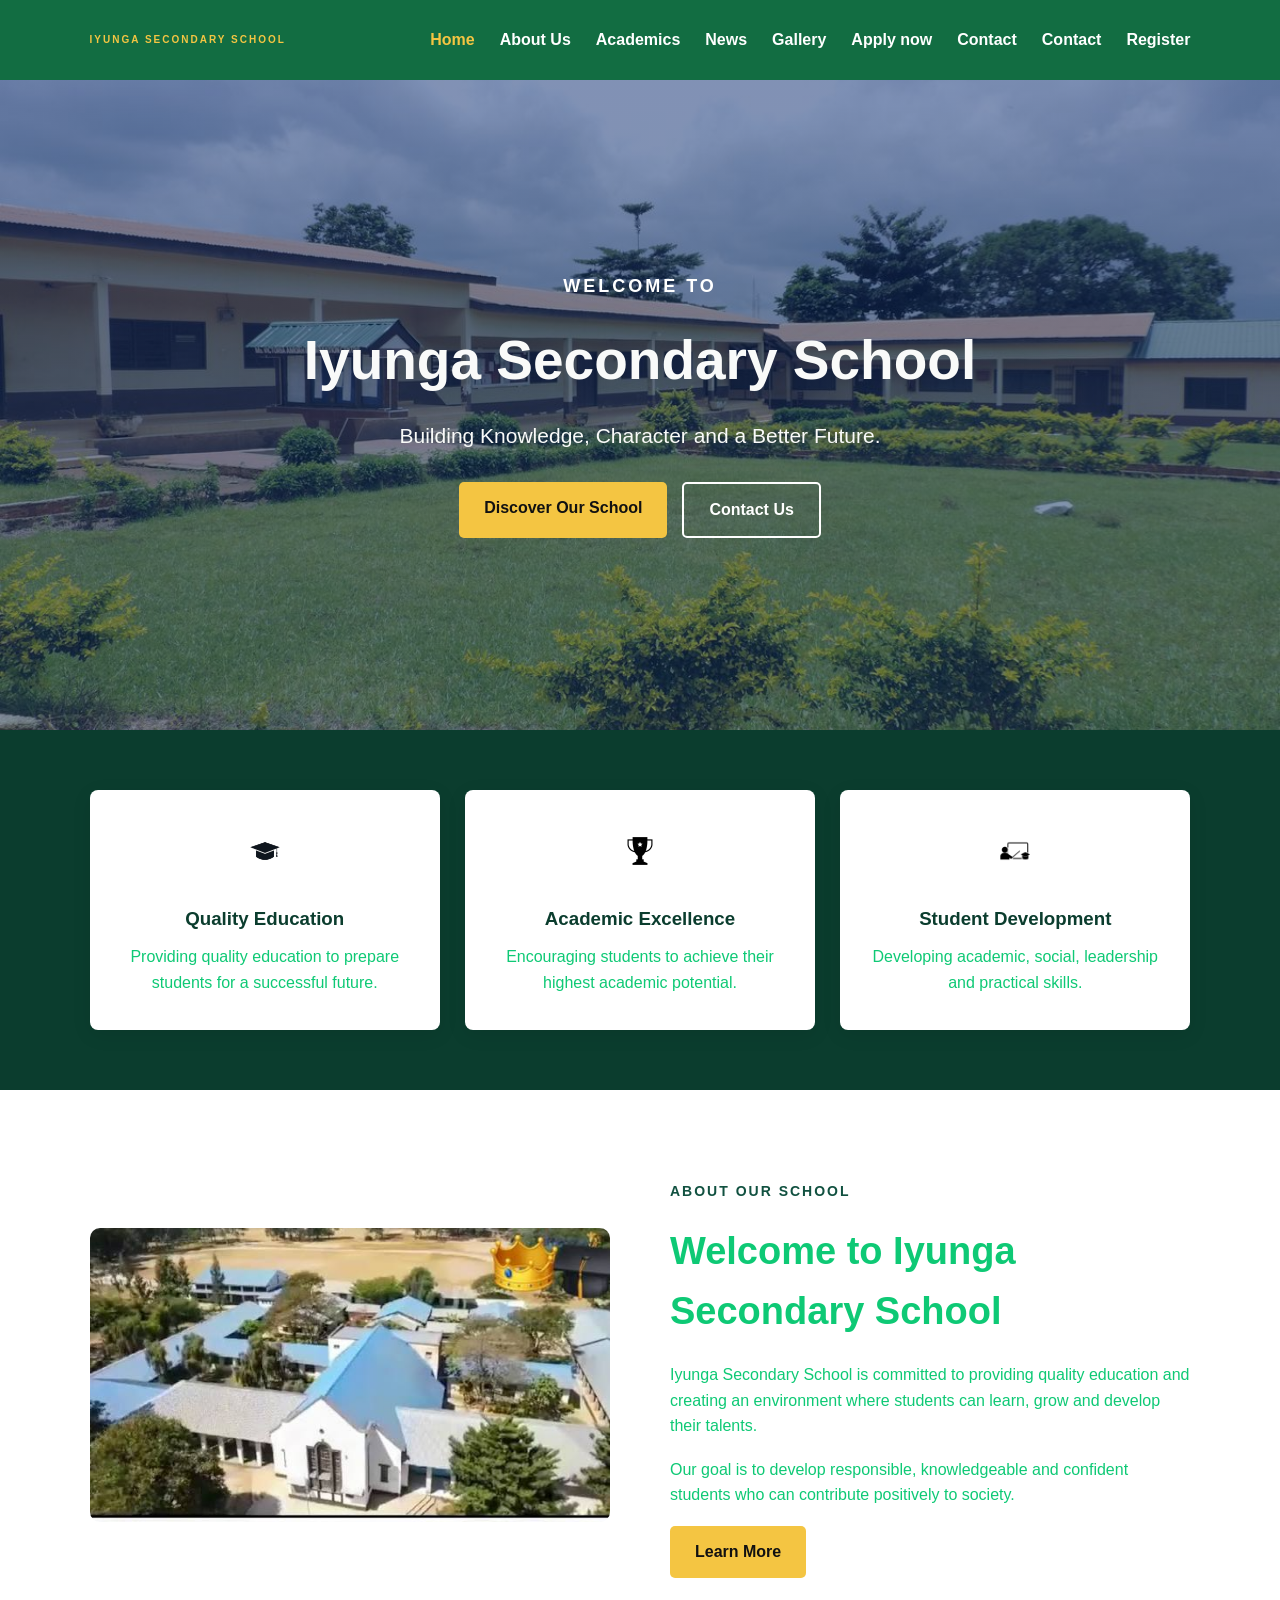
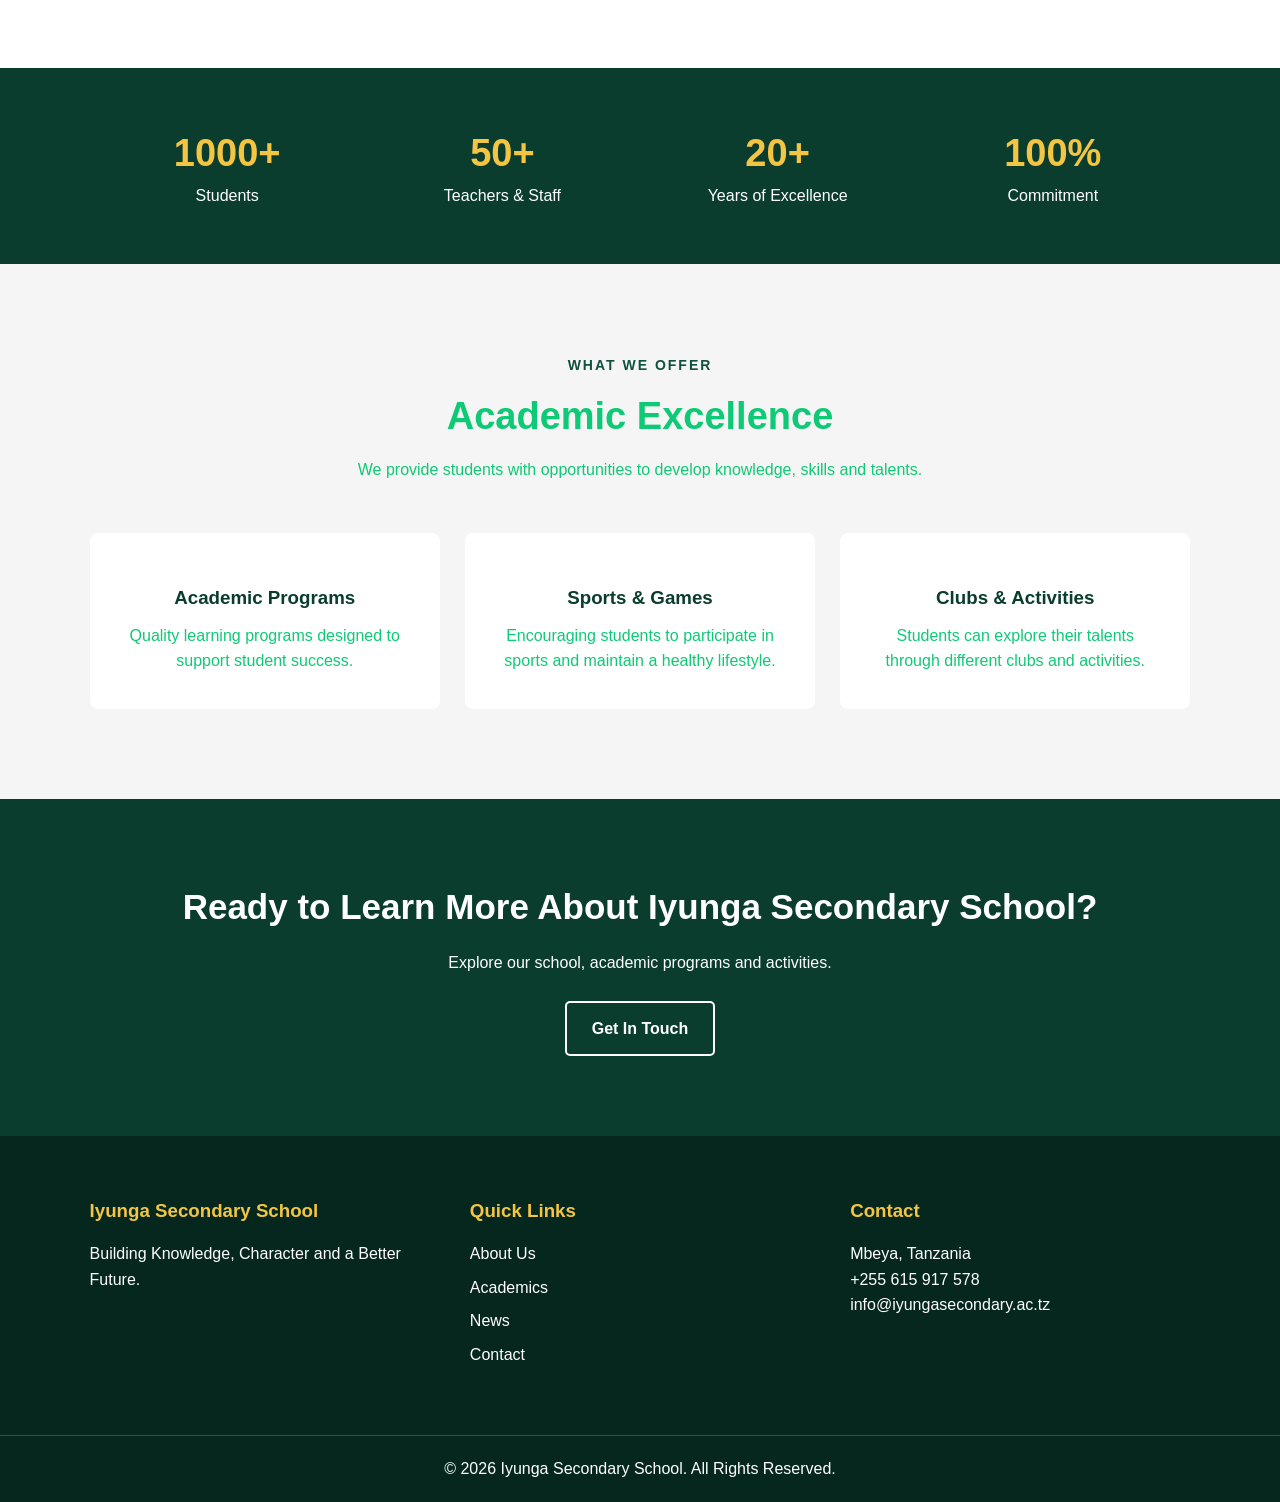
<file: index.html>
<!doctype html>
<html lang="en">
  <head>
    <meta charset="UTF-8" />
    <meta name="viewport" content="width=device-width, initial-scale=1.0" />

    <title>Iyunga Secondary School</title>

    <link rel="stylesheet" href="css/style.css" />
    <link rel="icon" type="image/jpg" href="/images/favicon.jpg" />
        <link
      rel="stylesheet"
      href="https://cdn.jsdelivr.net/npm/bootstrap-icons@1.13.1/font/bootstrap-icons.min.css"
    />
  </head>

  <body>
    <!-- NAVIGATION -->
    <header>
      <nav class="navbar">
        <a href="index.html" class="logo">
          <span>IYUNGA SECONDARY SCHOOL</span>
        </a>

        <ul class="nav-links">
          <li><a href="index.html" class="active">Home</a></li>
          <li><a href="about.html">About Us</a></li>
          <li><a href="academics.html">Academics</a></li>
          <li><a href="news.html">News</a></li>
          <li><a href="gallery.html">Gallery</a></li>
          <li><a href="admission.html">Apply now</a></li>
          <li><a href="contacts.html" >Contact</a></li>
          <li><a href="contacts.html">Contact</a></li>
          <li><a href="register.html">Register</a></li>
        </ul>
        

        <button class="menu-btn" onclick="toggleMenu()"></button>
      </nav>
    </header>

    <!-- HERO SECTION -->
    <section class="hero">
      <div class="hero-content">
        <p class="welcome">WELCOME TO</p>

        <h1>Iyunga Secondary School</h1>

        <p class="hero-text">
          Building Knowledge, Character and a Better Future.
        </p>

        <div class="hero-buttons">
          <a href="about.html" class="btn primary-btn"> Discover Our School </a>

          <a href="contacts.html" class="btn secondary-btn"> Contact Us </a>
        </div>
      </div>
    </section>

    <!-- QUICK INFORMATION -->
    <section class="quick-info">
      <div class="info-card">
        <div class="icon"><img src="images/cap.jpg" height="40px" width="40px"></img></div>
        <h3>Quality Education</h3>
        <p>
          Providing quality education to prepare students for a successful
          future.
        </p>
      </div>

      <div class="info-card">
        <div class="icon"><img src="images/champion.jpg" height="40px" width="40px"></img></div>
        <h3>Academic Excellence</h3>
        <p>Encouraging students to achieve their highest academic potential.</p>
      </div>

      <div class="info-card">
        <div class="icon"><img src="images/student.jpg" height="40px" width="40px"></img></div>
        <h3>Student Development</h3>
        <p>Developing academic, social, leadership and practical skills.</p>
      </div>
    </section>

    <!-- ABOUT PREVIEW -->
    <section class="about-section">
      <div class="about-image">
        <img src="images/iyunga.jpg" alt="Iyunga Secondary School" />
      </div>

      <div class="about-content">
        <p class="section-label">ABOUT OUR SCHOOL</p>

        <h2>Welcome to Iyunga Secondary School</h2>

        <p>
          Iyunga Secondary School is committed to providing quality education
          and creating an environment where students can learn, grow and develop
          their talents.
        </p>

        <p>
          Our goal is to develop responsible, knowledgeable and confident
          students who can contribute positively to society.
        </p>

        <a href="about.html" class="btn primary-btn"> Learn More </a>
      </div>
    </section>

    <!-- STATISTICS -->
    <section class="statistics">
      <div class="stat">
        <h2>1000+</h2>
        <p>Students</p>
      </div>

      <div class="stat">
        <h2>50+</h2>
        <p>Teachers & Staff</p>
      </div>

      <div class="stat">
        <h2>20+</h2>
        <p>Years of Excellence</p>
      </div>

      <div class="stat">
        <h2>100%</h2>
        <p>Commitment</p>
      </div>
    </section>

    <!-- ACADEMICS -->
    <section class="academics-section">
      <div class="section-heading">
        <p class="section-label">WHAT WE OFFER</p>

        <h2>Academic Excellence</h2>

        <p>
          We provide students with opportunities to develop knowledge, skills
          and talents.
        </p>
      </div>

      <div class="academic-cards">
        <div class="academic-card">
          <div class="card-icon"><i class="b b-academics".></i></div>
          <h3>Academic Programs</h3>
          <p>Quality learning programs designed to support student success.</p>
        </div>

        <div class="academic-card">
          <div class="card-icon"></div>
          <h3>Sports & Games</h3>
          <p>
            Encouraging students to participate in sports and maintain a healthy
            lifestyle.
          </p>
        </div>

        <div class="academic-card">
          <div class="card-icon"></div>
          <h3>Clubs & Activities</h3>
          <p>
            Students can explore their talents through different clubs and
            activities.
          </p>
        </div>
      </div>
    </section>

    <!-- CALL TO ACTION -->
    <section class="cta">
      <h2>Ready to Learn More About Iyunga Secondary School?</h2>

      <p>Explore our school, academic programs and activities.</p>

      <a href="contacts.html" class="btn secondary-btn"> Get In Touch </a>
    </section>

    <!-- FOOTER -->
    <footer>
      <div class="footer-content">
        <div>
          <h3>Iyunga Secondary School</h3>
          <p>Building Knowledge, Character and a Better Future.</p>
        </div>

        <div>
          <h3>Quick Links</h3>
          <a href="about.html">About Us</a>
          <a href="academics.html">Academics</a>
          <a href="news.html">News</a>
          <a href="contacts.html">Contact</a>
        </div>

        <div>
          <h3>Contact</h3>
          <p>Mbeya, Tanzania</p>
          <p>+255 615 917 578</p>
          <p>info@iyungasecondary.ac.tz</p>
        </div>
      </div>

      <div class="copyright">
        <p>© 2026 Iyunga Secondary School. All Rights Reserved.</p>
      </div>
    </footer>
     <script src="js/script.js"></script> 
  </body>
</html>
</file>
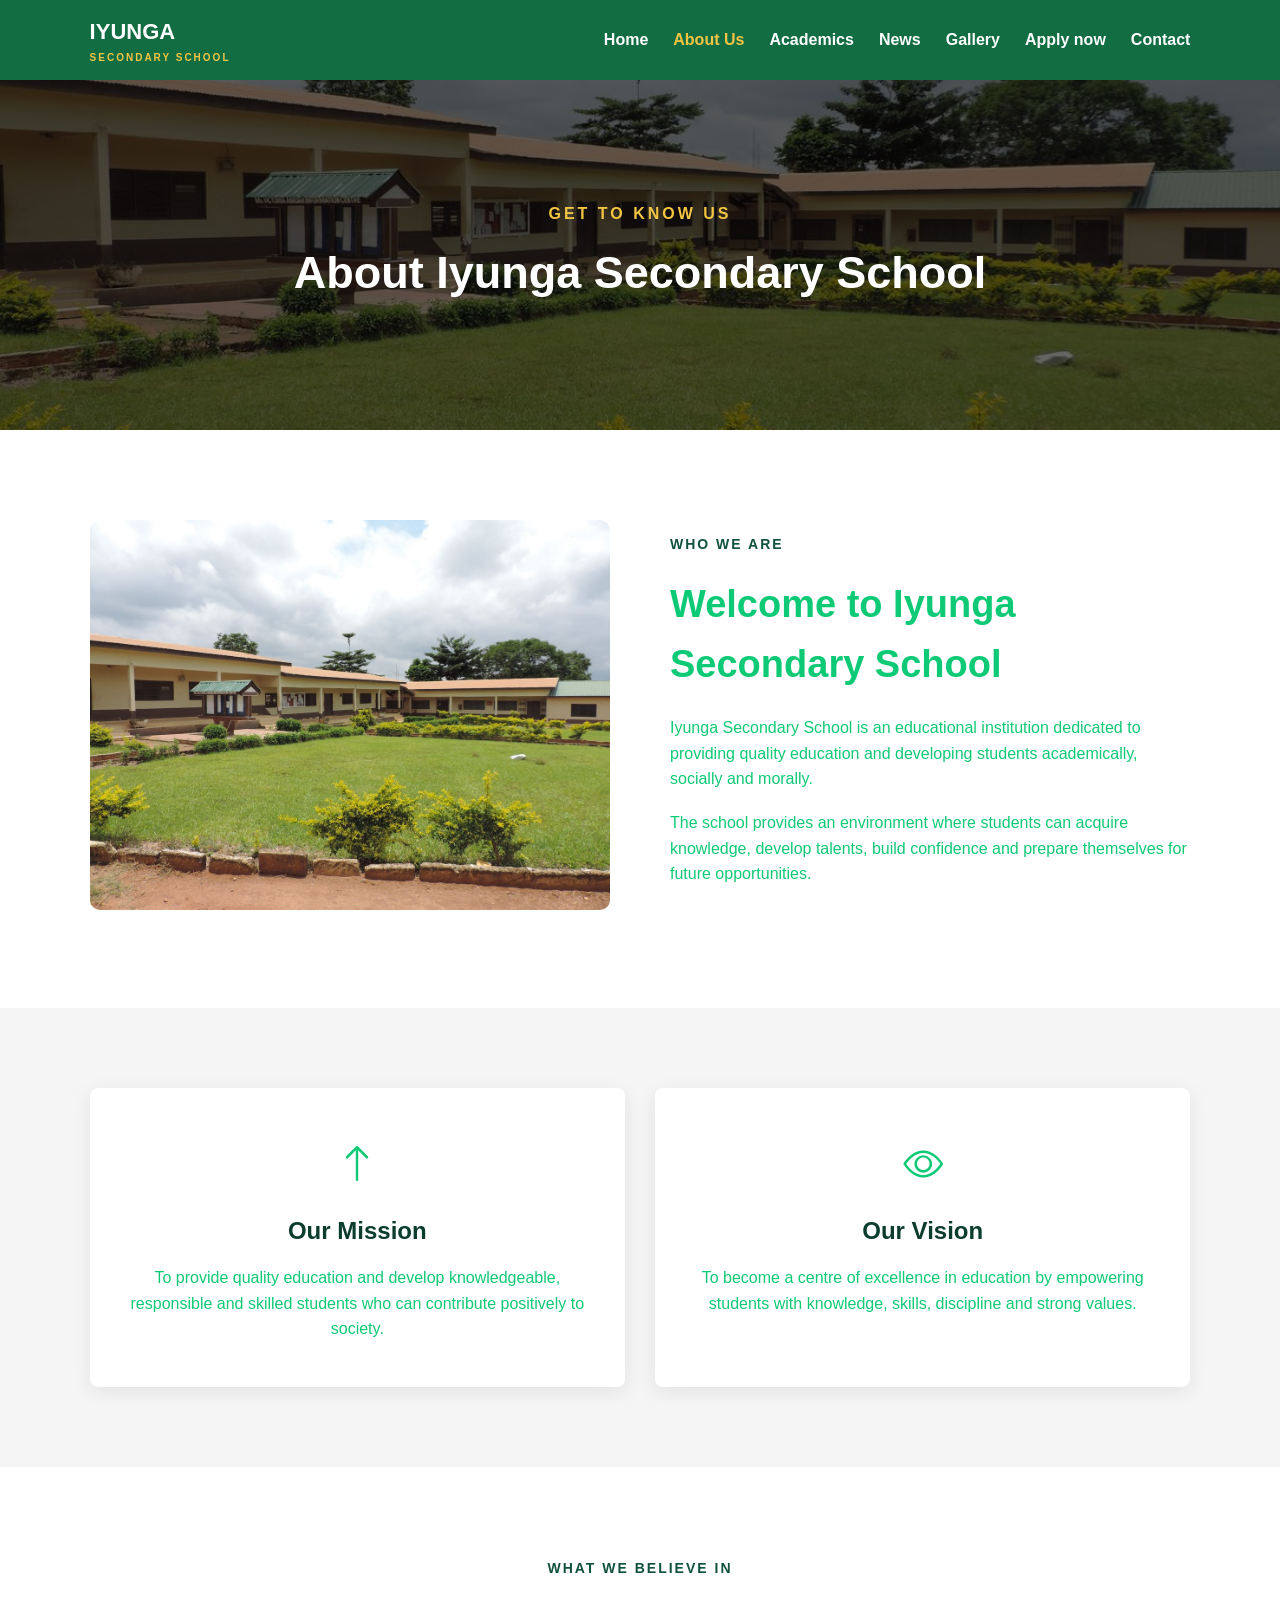
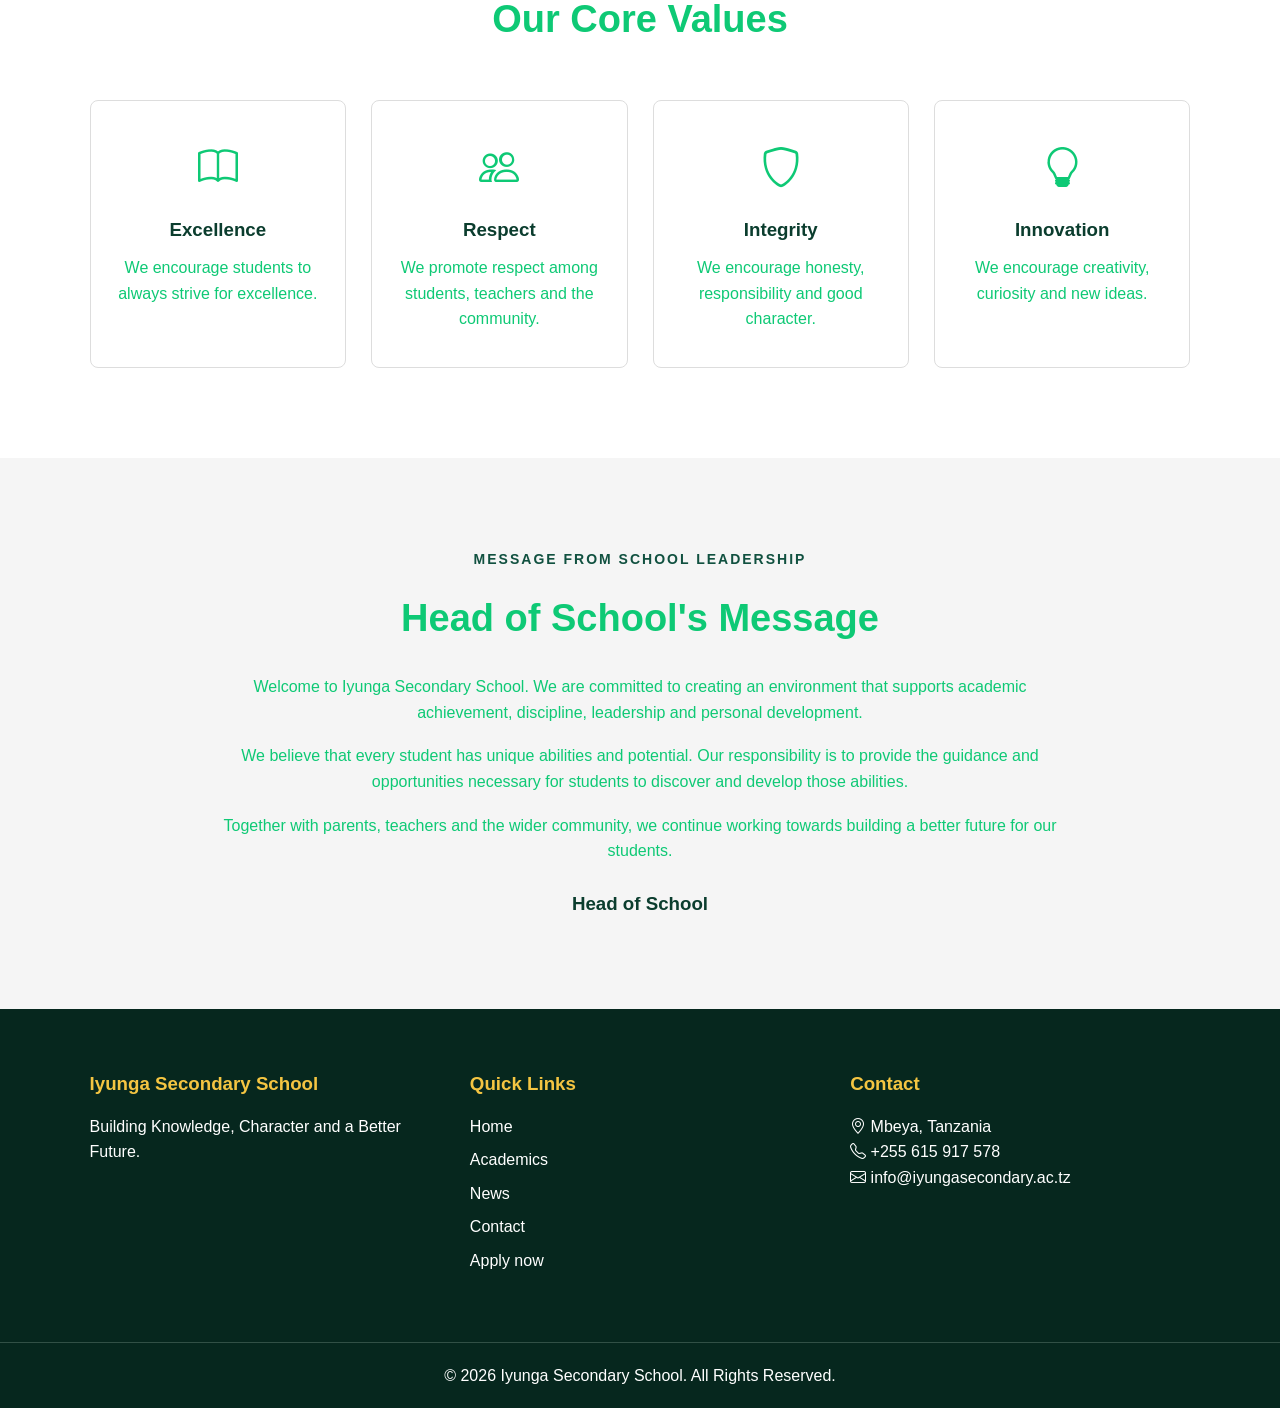
<file: about.html>
<!doctype html>
<html lang="en">
  <head>
    <meta charset="UTF-8" />
    <meta name="viewport" content="width=device-width, initial-scale=1.0" />

    <title>About Us | Iyunga Secondary School</title>

    <link rel="stylesheet" href="css/style.css" />
    <link
      rel="stylesheet"
      href="https://cdn.jsdelivr.net/npm/bootstrap-icons@1.13.1/font/bootstrap-icons.min.css"
    />
  </head>

  <body>
    <!-- NAVIGATION -->
    <header>
      <nav class="navbar">
        <a href="index.html" class="logo">
          IYUNGA
          <span>SECONDARY SCHOOL</span>
        </a>

        <ul class="nav-links">
          <li><a href="index.html">Home</a></li>
          <li><a href="about.html" class="active">About Us</a></li>
          <li><a href="academics.html">Academics</a></li>
          <li><a href="news.html">News</a></li>
          <li><a href="gallery.html">Gallery</a></li>
          <li><a href="admission.html">Apply now</a></li>
          <li><a href="contact.html">Contact</a></li>
        </ul>

        <button class="menu-btn" onclick="toggleMenu()">☰</button>
      </nav>
    </header>

    <!-- PAGE HERO -->
    <section class="page-hero">
      <div>
        <p>GET TO KNOW US</p>
        <h1>About Iyunga Secondary School</h1>
      </div>
    </section>

    <!-- INTRODUCTION -->
    <section class="about-section">
      <div class="about-image">
        <img src="images/school.jpg" alt="Iyunga Secondary School" />
      </div>

      <div class="about-content">
        <p class="section-label">WHO WE ARE</p>

        <h2>Welcome to Iyunga Secondary School</h2>

        <p>
          Iyunga Secondary School is an educational institution dedicated to
          providing quality education and developing students academically,
          socially and morally.
        </p>

        <p>
          The school provides an environment where students can acquire
          knowledge, develop talents, build confidence and prepare themselves
          for future opportunities.
        </p>
      </div>
    </section>

    <!-- MISSION VISION -->
    <section class="mission-section">
      <div class="mission-card">
        <div class="card-icon">
          <i class="bi bi-arrow-up"></i>
        </div>

        <h2>Our Mission</h2>

        <p>
          To provide quality education and develop knowledgeable, responsible
          and skilled students who can contribute positively to society.
        </p>
      </div>

      <div class="mission-card">
        <div class="card-icon"><i class="bi bi-eye"></i></div>

        <h2>Our Vision</h2>

        <p>
          To become a centre of excellence in education by empowering students
          with knowledge, skills, discipline and strong values.
        </p>
      </div>
    </section>

    <!-- CORE VALUES -->
    <section class="values-section">
      <div class="section-heading">
        <p class="section-label">WHAT WE BELIEVE IN</p>

        <h2>Our Core Values</h2>
      </div>

      <div class="values-grid">
        <div class="value-card">
          <div class="card-icon"><i class="bi bi-book"></i></div>
          <h3>Excellence</h3>
          <p>We encourage students to always strive for excellence.</p>
        </div>

        <div class="value-card">
          <div class="card-icon"><i class="bi bi-people"></i></div>
          <h3>Respect</h3>
          <p>We promote respect among students, teachers and the community.</p>
        </div>

        <div class="value-card">
          <div class="card-icon"><i class="bi bi-shield"></i></div>
          <h3>Integrity</h3>
          <p>We encourage honesty, responsibility and good character.</p>
        </div>

        <div class="value-card">
          <div class="card-icon"><i class="bi bi-lightbulb"></i></div>
          <h3>Innovation</h3>
          <p>We encourage creativity, curiosity and new ideas.</p>
        </div>
      </div>
    </section>

    <!-- HEADMASTER MESSAGE -->
    <section class="message-section">
      <div class="message-content">
        <p class="section-label">MESSAGE FROM SCHOOL LEADERSHIP</p>

        <h2>Head of School's Message</h2>

        <p>
          Welcome to Iyunga Secondary School. We are committed to creating an
          environment that supports academic achievement, discipline, leadership
          and personal development.
        </p>

        <p>
          We believe that every student has unique abilities and potential. Our
          responsibility is to provide the guidance and opportunities necessary
          for students to discover and develop those abilities.
        </p>

        <p>
          Together with parents, teachers and the wider community, we continue
          working towards building a better future for our students.
        </p>

        <h3>Head of School</h3>
      </div>
    </section>

    <!-- FOOTER -->
    <footer>
      <div class="footer-content">
        <div>
          <h3>Iyunga Secondary School</h3>
          <p>Building Knowledge, Character and a Better Future.</p>
        </div>

        <div>
          <h3>Quick Links</h3>
          <a href="index.html">Home</a>
          <a href="academics.html">Academics</a>
          <a href="news.html">News</a>
          <a href="contact.html">Contact</a>
          <a href="admission.html">Apply now</a>
        </div>

        <div>
          <h3>Contact</h3>
          <p><i class="bi bi-geo-alt"></i> Mbeya, Tanzania</p>
          <p><i class="bi bi-telephone"></i> +255 615 917 578</p>
          <p><i class="bi bi-envelope"></i> info@iyungasecondary.ac.tz</p>
        </div>
      </div>

      <div class="copyright">
        <p>© 2026 Iyunga Secondary School. All Rights Reserved.</p>
      </div>
    </footer>

    <script src="js/script.js"></script>
  </body>
</html>
</file>
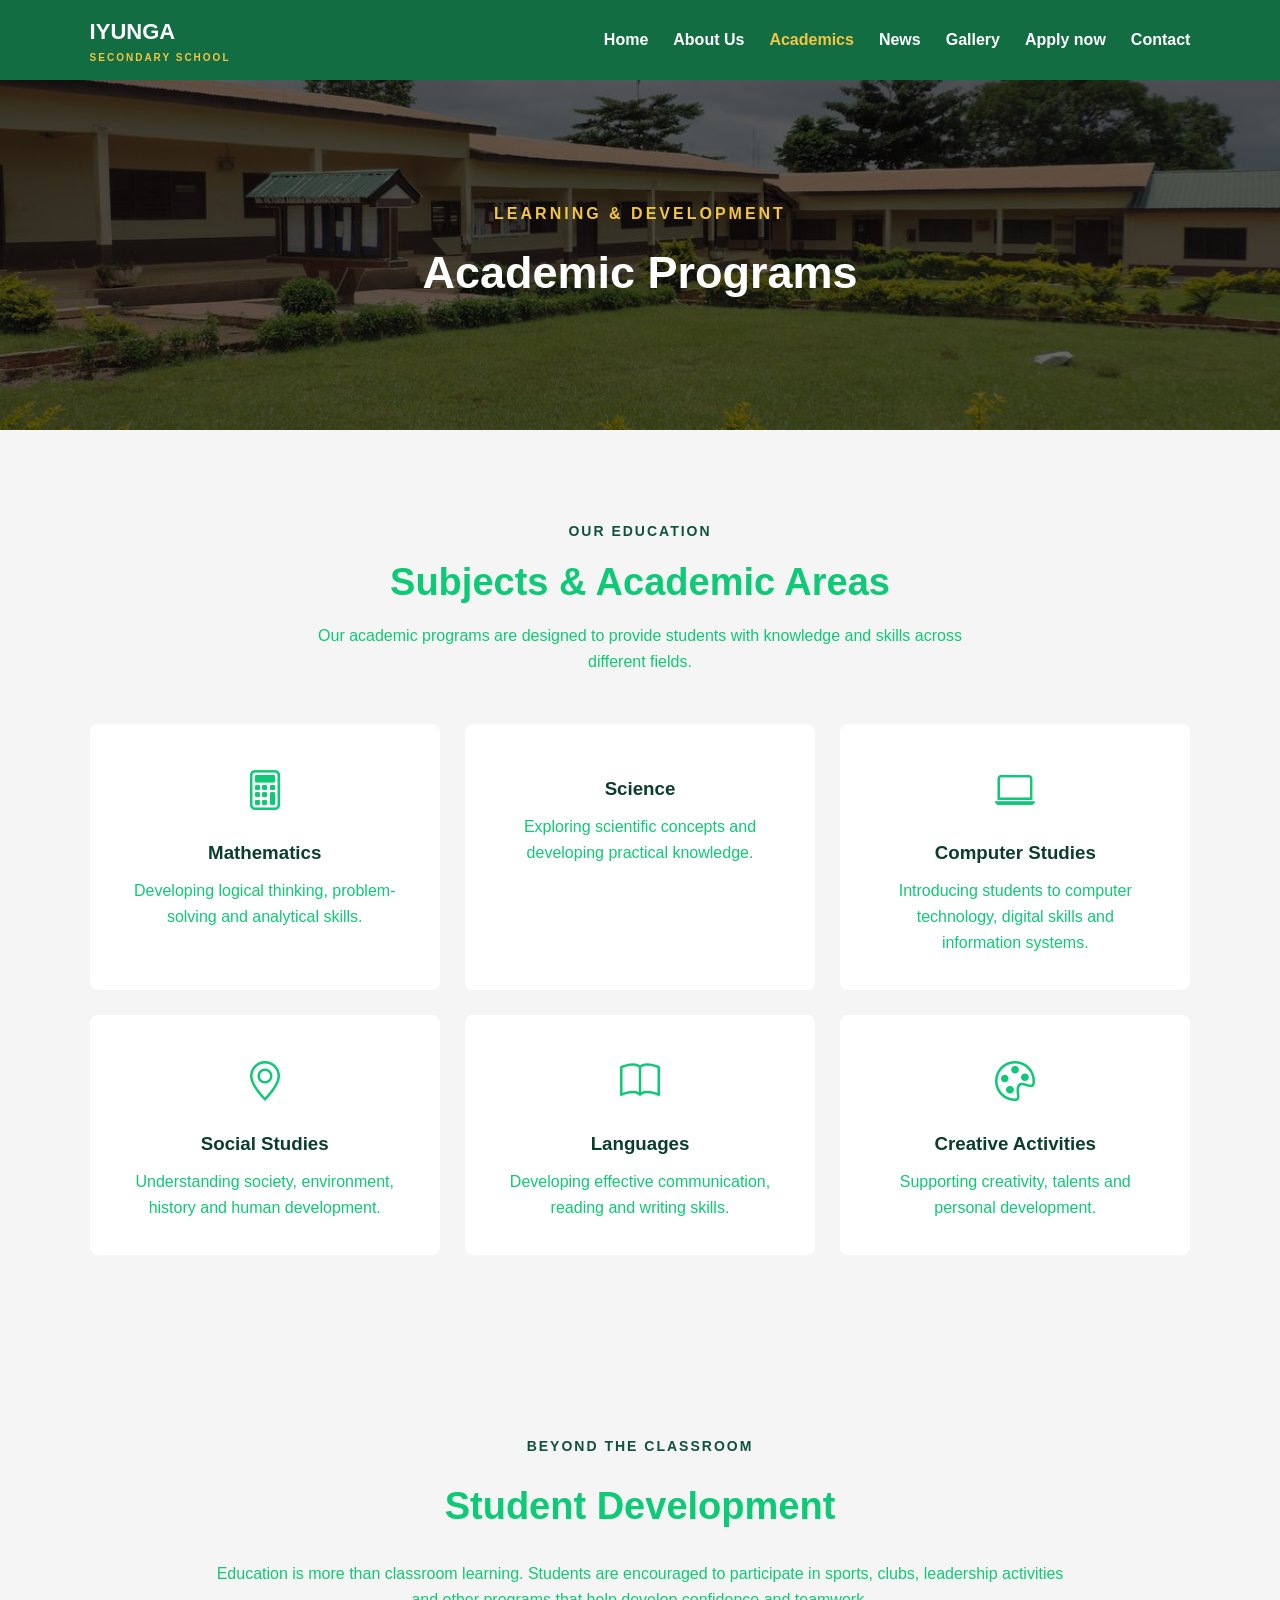
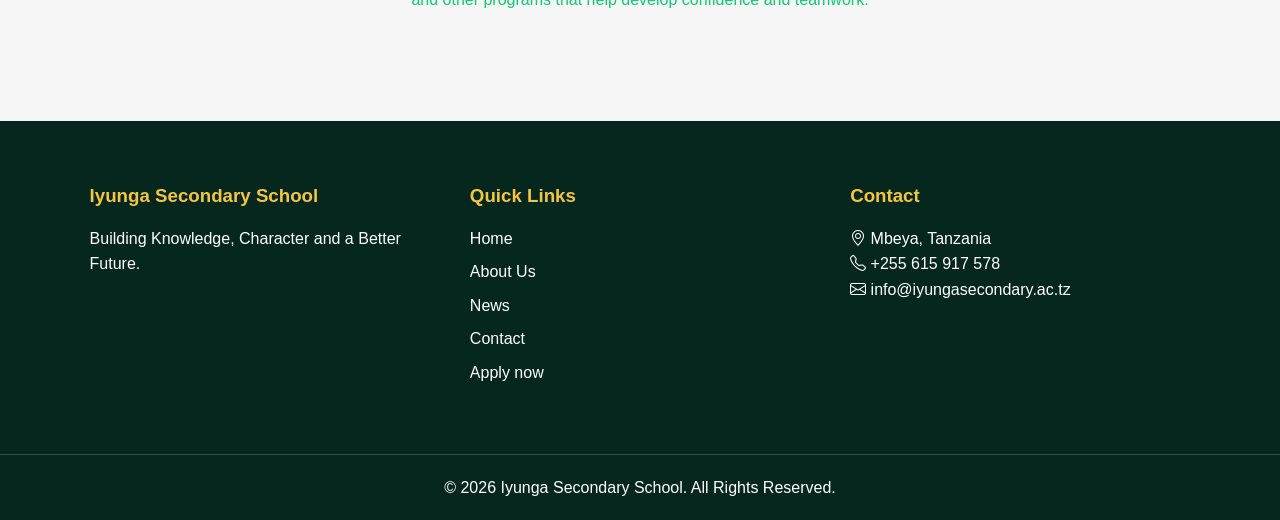
<file: academics.html>
<!doctype html>
<html lang="en">
  <head>
    <meta charset="UTF-8" />
    <meta name="viewport" content="width=device-width, initial-scale=1.0" />

    <title>Academics | Iyunga Secondary School</title>

    <link rel="stylesheet" href="css/style.css" />
    <link
      rel="stylesheet"
      href="https://cdn.jsdelivr.net/npm/bootstrap-icons@1.10.5/font/bootstrap-icons.css"
    />
  </head>

  <body>
    <header>
      <nav class="navbar">
        <a href="index.html" class="logo">
          IYUNGA
          <span>SECONDARY SCHOOL</span>
        </a>

        <ul class="nav-links">
          <li><a href="index.html">Home</a></li>
          <li><a href="about.html">About Us</a></li>
          <li><a href="academics.html" class="active">Academics</a></li>
          <li><a href="news.html">News</a></li>
          <li><a href="gallery.html">Gallery</a></li>
          <li><a href="admission.html">Apply now</a></li>
          <li><a href="contact.html">Contact</a></li>
        </ul>

        <button class="menu-btn" onclick="toggleMenu()">☰</button>
      </nav>
    </header>

    <section class="page-hero">
      <div>
        <p>LEARNING & DEVELOPMENT</p>
        <h1>Academic Programs</h1>
      </div>
    </section>

    <section class="academics-section">
      <div class="section-heading">
        <p class="section-label">OUR EDUCATION</p>

        <h2>Subjects & Academic Areas</h2>

        <p>
          Our academic programs are designed to provide students with knowledge
          and skills across different fields.
        </p>
      </div>

      <div class="academic-cards">
        <div class="academic-card">
          <div class="card-icon"><i class="bi bi-calculator"></i></div>
          <h3>Mathematics</h3>
          <p>
            Developing logical thinking, problem-solving and analytical skills.
          </p>
        </div>

        <div class="academic-card">
          <div class="card-icon"><i class="bi bi-science"></i></div>
          <h3>Science</h3>
          <p>
            Exploring scientific concepts and developing practical knowledge.
          </p>
        </div>

        <div class="academic-card">
          <div class="card-icon"><i class="bi bi-laptop"></i></div>
          <h3>Computer Studies</h3>
          <p>
            Introducing students to computer technology, digital skills and
            information systems.
          </p>
        </div>

        <div class="academic-card">
          <div class="card-icon"><i class="bi bi-geo-alt"></i></div>
          <h3>Social Studies</h3>
          <p>
            Understanding society, environment, history and human development.
          </p>
        </div>

        <div class="academic-card">
          <div class="card-icon"><i class="bi bi-book"></i></div>
          <h3>Languages</h3>
          <p>Developing effective communication, reading and writing skills.</p>
        </div>

        <div class="academic-card">
          <div class="card-icon"><i class="bi bi-palette"></i></div>
          <h3>Creative Activities</h3>
          <p>Supporting creativity, talents and personal development.</p>
        </div>
      </div>
    </section>

    <section class="message-section">
      <div class="message-content">
        <p class="section-label">BEYOND THE CLASSROOM</p>

        <h2>Student Development</h2>

        <p>
          Education is more than classroom learning. Students are encouraged to
          participate in sports, clubs, leadership activities and other programs
          that help develop confidence and teamwork.
        </p>
      </div>
    </section>

    <footer>
      <div class="footer-content">
        <div>
          <h3>Iyunga Secondary School</h3>
          <p>Building Knowledge, Character and a Better Future.</p>
        </div>

        <div>
          <h3>Quick Links</h3>
          <a href="index.html">Home</a>
          <a href="about.html">About Us</a>
          <a href="news.html">News</a>
          <a href="contact.html">Contact</a>
          <a href="admission.html">Apply now</a>
        </div>

        <div>
          <h3>Contact</h3>

          <p><i class="bi bi-geo-alt"></i> Mbeya, Tanzania</p>
          <p><i class="bi bi-telephone"></i> +255 615 917 578</p>
          <p><i class="bi bi-envelope"></i> info@iyungasecondary.ac.tz</p>
        </div>
      </div>

      <div class="copyright">
        <p>© 2026 Iyunga Secondary School. All Rights Reserved.</p>
      </div>
    </footer>

    <script src="js/script.js"></script>
  </body>
</html>
</file>
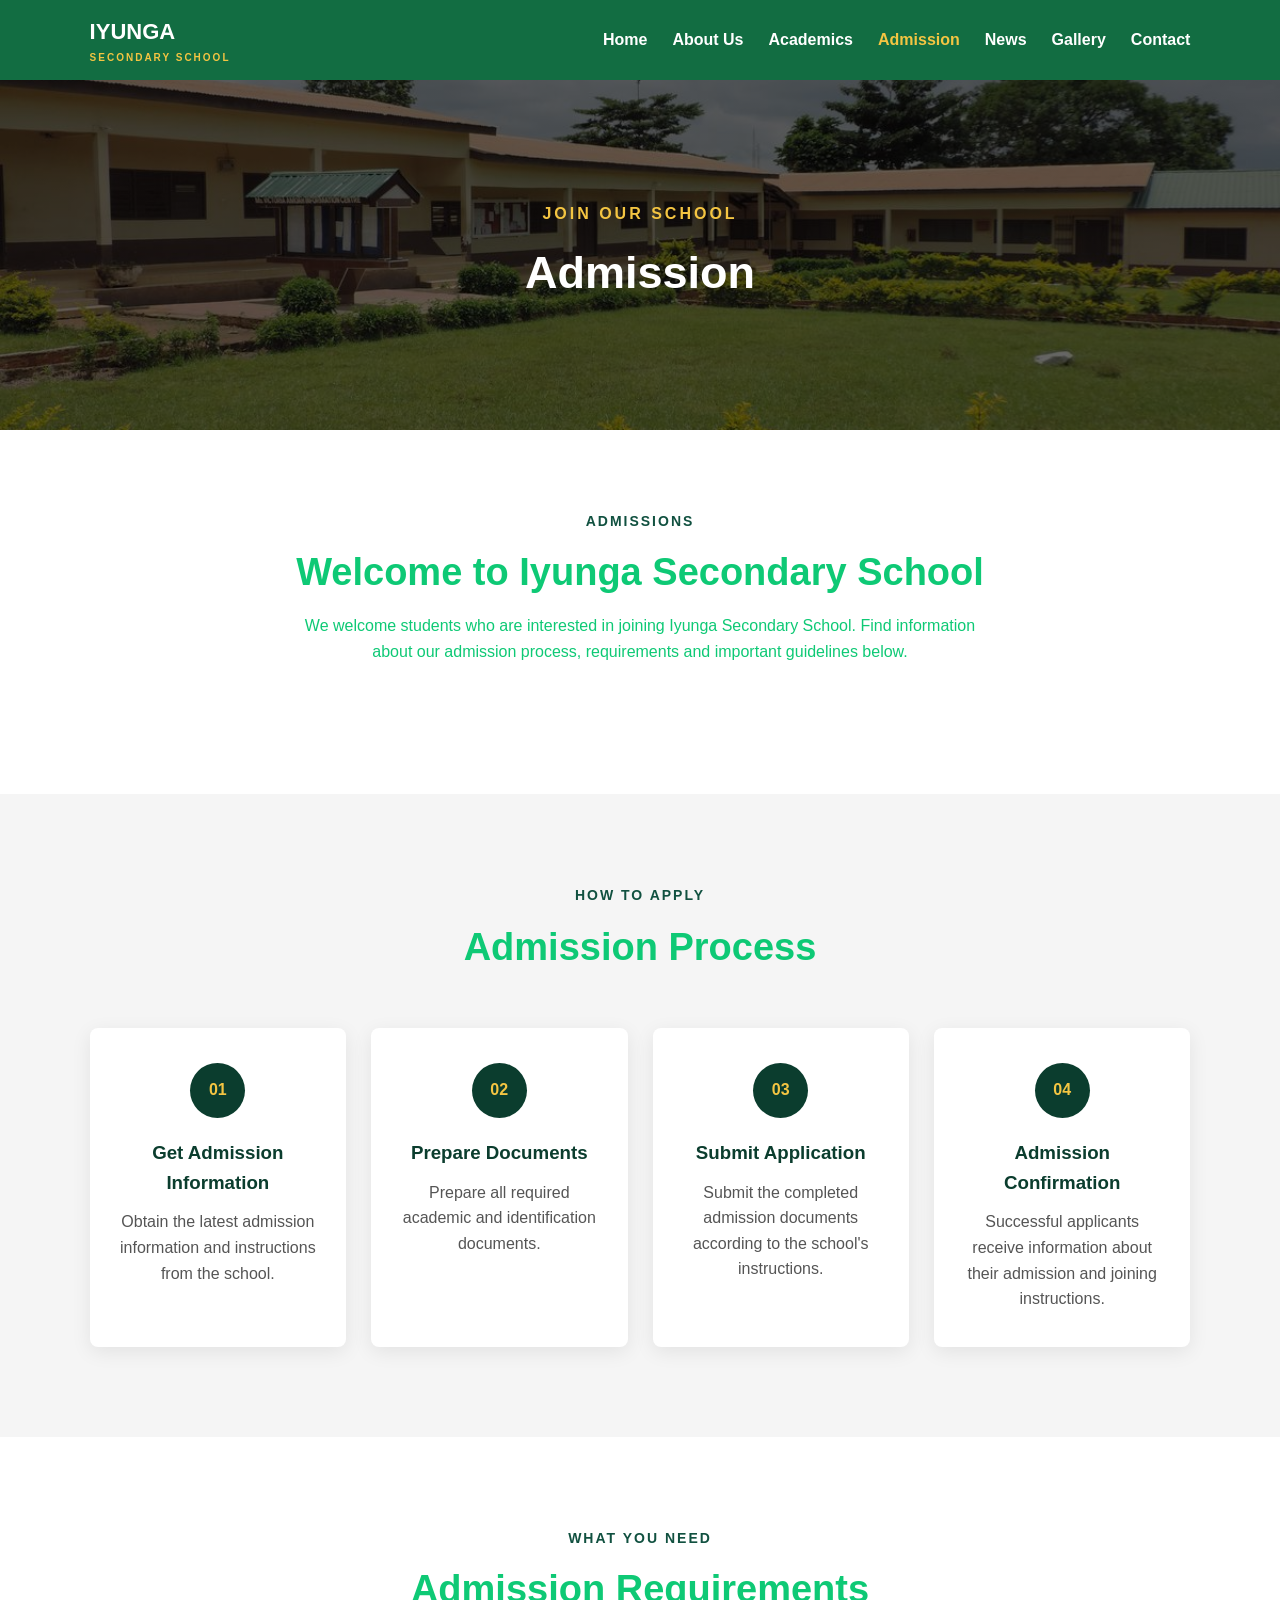
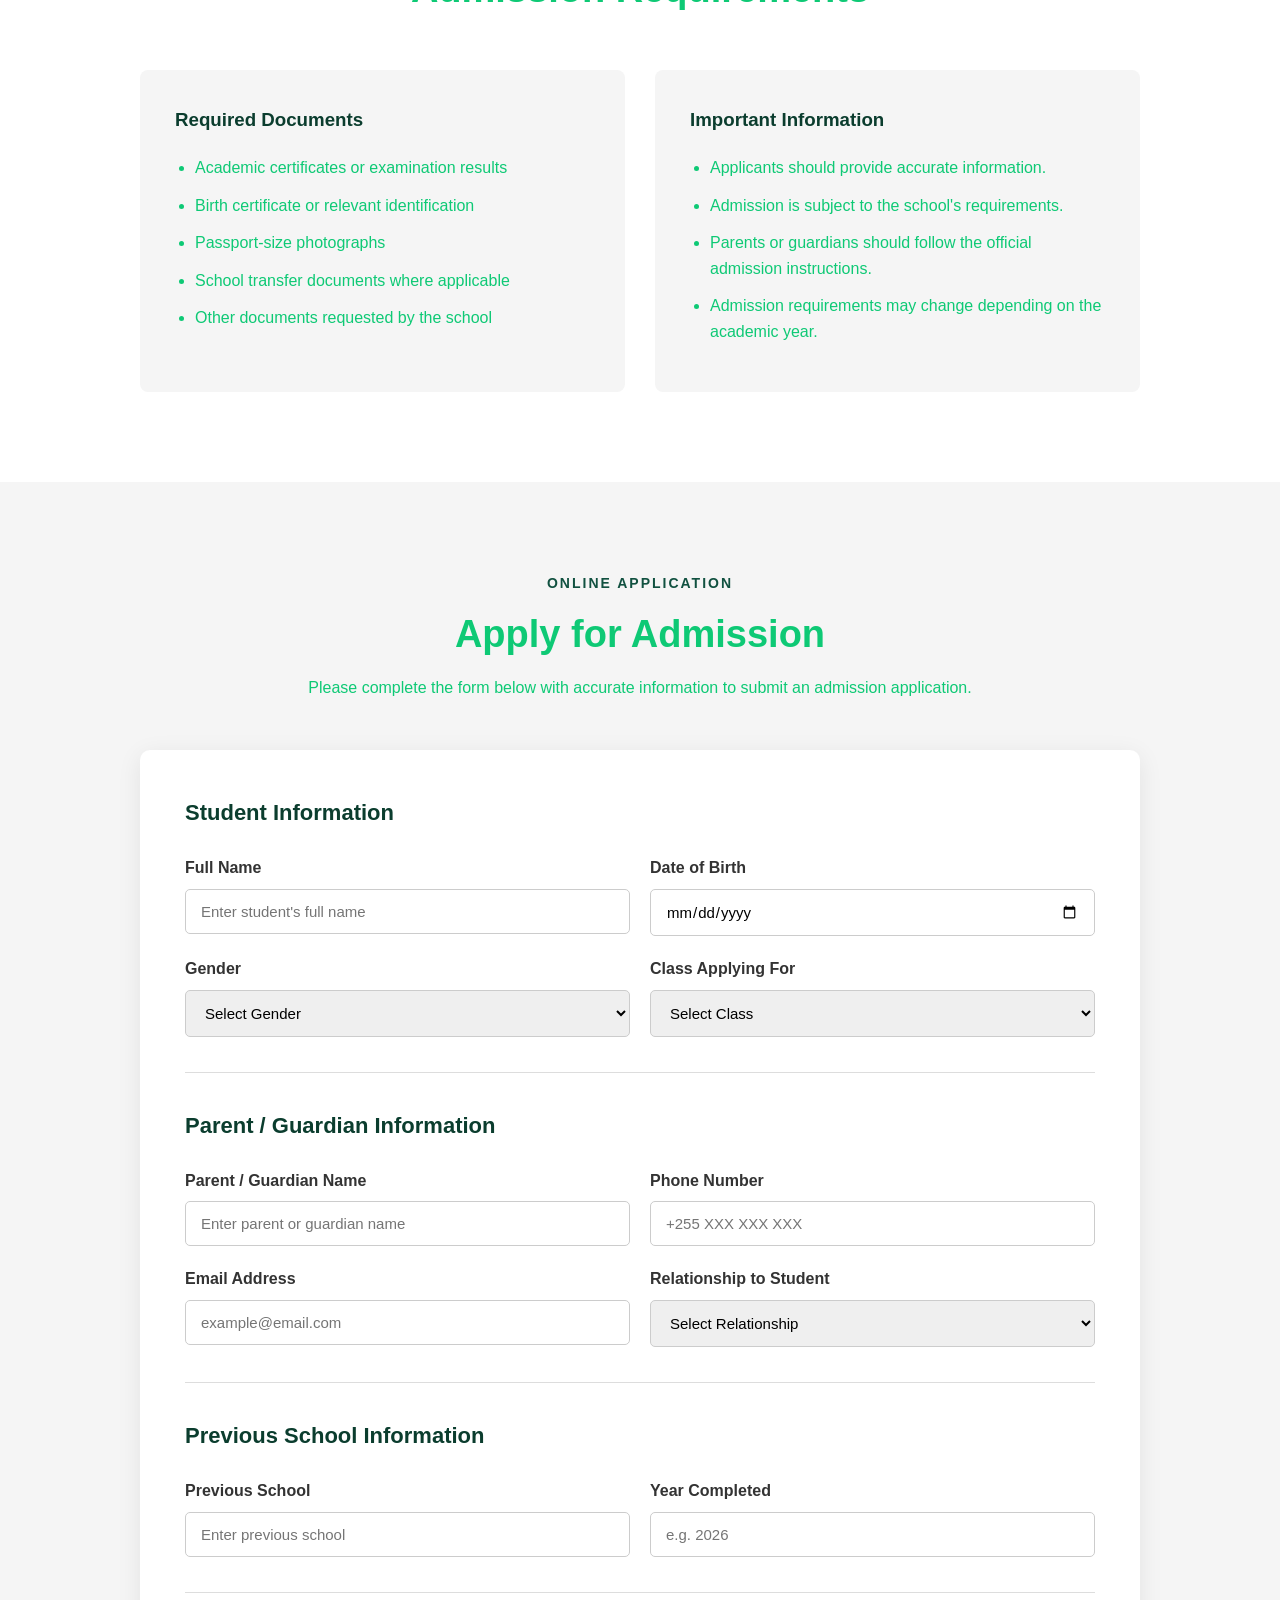
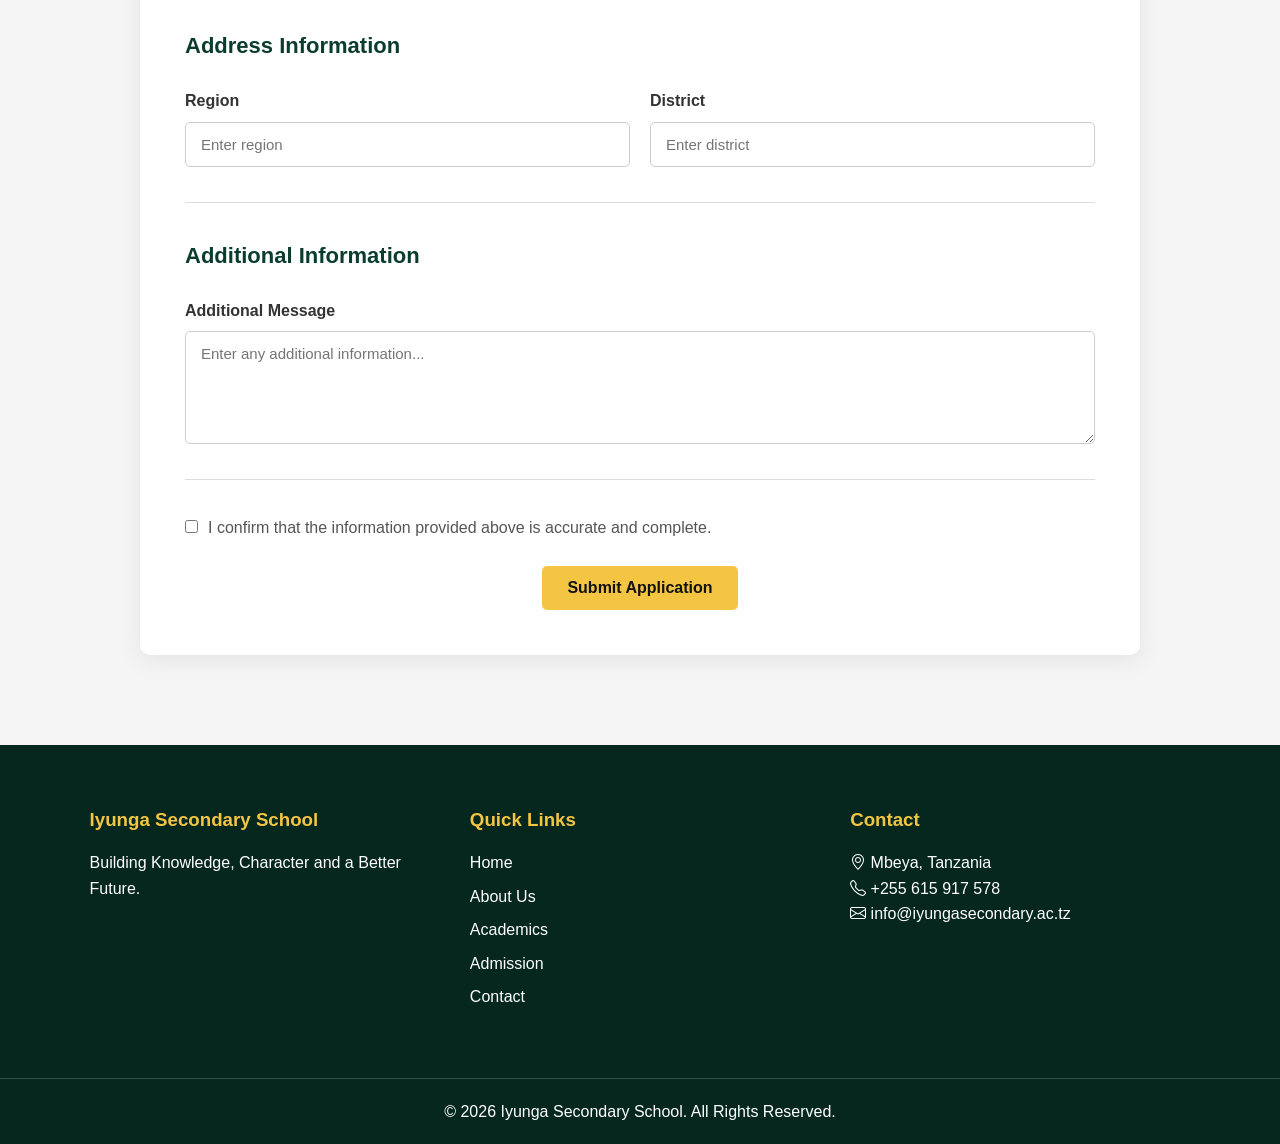
<file: admission.html>
<!doctype html>
<html lang="en">
  <head>
    <meta charset="UTF-8" />
    <meta name="viewport" content="width=device-width, initial-scale=1.0" />

    <title>Admission | Iyunga Secondary School</title>

    <link rel="stylesheet" href="css/style.css" />
    <link
      rel="stylesheet"
      href="https://cdn.jsdelivr.net/npm/bootstrap-icons@1.13.1/font/bootstrap-icons.min.css"
    />
  </head>

  <body>
    <!-- NAVIGATION -->
    <header>
      <nav class="navbar">
        <a href="index.html" class="logo">
          IYUNGA
          <span>SECONDARY SCHOOL</span>
        </a>

        <ul class="nav-links">
          <li>
            <a href="index.html">Home</a>
          </li>

          <li>
            <a href="about.html">About Us</a>
          </li>

          <li>
            <a href="academics.html">Academics</a>
          </li>

          <li>
            <a href="admission.html" class="active"> Admission </a>
          </li>

          <li>
            <a href="news.html">News</a>
          </li>

          <li>
            <a href="gallery.html">Gallery</a>
          </li>

          <li>
            <a href="contact.html">Contact</a>
          </li>
        </ul>

        <button class="menu-btn" onclick="toggleMenu()">☰</button>
      </nav>
    </header>

    <!-- PAGE HERO -->

    <section class="page-hero">
      <div>
        <p>JOIN OUR SCHOOL</p>

        <h1>Admission</h1>
      </div>
    </section>

    <!-- ADMISSION INTRODUCTION -->

    <section class="admission-intro">
      <div class="section-heading">
        <p class="section-label">ADMISSIONS</p>

        <h2>Welcome to Iyunga Secondary School</h2>

        <p>
          We welcome students who are interested in joining Iyunga Secondary
          School. Find information about our admission process, requirements and
          important guidelines below.
        </p>
      </div>
    </section>

    <!-- ADMISSION PROCESS -->

    <section class="admission-process">
      <div class="section-heading">
        <p class="section-label">HOW TO APPLY</p>

        <h2>Admission Process</h2>
      </div>

      <div class="admission-steps">
        <div class="admission-card">
          <div class="step-number">01</div>

          <h3>Get Admission Information</h3>

          <p>
            Obtain the latest admission information and instructions from the
            school.
          </p>
        </div>

        <div class="admission-card">
          <div class="step-number">02</div>

          <h3>Prepare Documents</h3>

          <p>Prepare all required academic and identification documents.</p>
        </div>

        <div class="admission-card">
          <div class="step-number">03</div>

          <h3>Submit Application</h3>

          <p>
            Submit the completed admission documents according to the school's
            instructions.
          </p>
        </div>

        <div class="admission-card">
          <div class="step-number">04</div>

          <h3>Admission Confirmation</h3>

          <p>
            Successful applicants receive information about their admission and
            joining instructions.
          </p>
        </div>
      </div>
    </section>

    <!-- REQUIREMENTS -->

    <section class="requirements-section">
      <div class="section-heading">
        <p class="section-label">WHAT YOU NEED</p>

        <h2>Admission Requirements</h2>
      </div>

      <div class="requirements-container">
        <div class="requirements-list">
          <h3>Required Documents</h3>

          <ul>
            <li>Academic certificates or examination results</li>

            <li>Birth certificate or relevant identification</li>

            <li>Passport-size photographs</li>

            <li>School transfer documents where applicable</li>

            <li>Other documents requested by the school</li>
          </ul>
        </div>

        <div class="requirements-list">
          <h3>Important Information</h3>

          <ul>
            <li>Applicants should provide accurate information.</li>

            <li>Admission is subject to the school's requirements.</li>

            <li>
              Parents or guardians should follow the official admission
              instructions.
            </li>

            <li>
              Admission requirements may change depending on the academic year.
            </li>
          </ul>
        </div>
      </div>
    </section>

    <!-- CALL TO ACTION -->

    <!-- =========================
     ONLINE ADMISSION FORM
========================= -->

    <section class="online-admission">
      <div class="section-heading">
        <p class="section-label">ONLINE APPLICATION</p>

        <h2>Apply for Admission</h2>

        <p>
          Please complete the form below with accurate information to submit an
          admission application.
        </p>
      </div>

      <div class="admission-form-container">
        <form id="admissionForm">
          <!-- STUDENT INFORMATION -->

          <div class="form-section">
            <h3>Student Information</h3>

            <div class="form-grid">
              <div class="form-group">
                <label for="studentName"> Full Name </label>

                <input
                  type="text"
                  id="studentName"
                  name="studentName"
                  placeholder="Enter student's full name"
                  required
                />
              </div>

              <div class="form-group">
                <label for="dob"> Date of Birth </label>

                <input type="date" id="dob" name="dob" required />
              </div>

              <div class="form-group">
                <label for="gender"> Gender </label>

                <select id="gender" name="gender" required>
                  <option value="">Select Gender</option>

                  <option value="Male">Male</option>

                  <option value="Female">Female</option>
                </select>
              </div>

              <div class="form-group">
                <label for="classApplying"> Class Applying For </label>

                <select id="classApplying" name="classApplying" required>
                  <option value="">Select Class</option>

                  <option value="Form One">Form One</option>

                  <option value="Form Two">Form Two</option>

                  <option value="Form Three">Form Three</option>

                  <option value="Form Four">Form Four</option>

                  <option value="Form Five">Form Five</option>

                  <option value="Form Six">Form Six</option>
                </select>
              </div>
            </div>
          </div>

          <!-- PARENT / GUARDIAN -->

          <div class="form-section">
            <h3>Parent / Guardian Information</h3>

            <div class="form-grid">
              <div class="form-group">
                <label for="guardianName"> Parent / Guardian Name </label>

                <input
                  type="text"
                  id="guardianName"
                  name="guardianName"
                  placeholder="Enter parent or guardian name"
                  required
                />
              </div>

              <div class="form-group">
                <label for="guardianPhone"> Phone Number </label>

                <input
                  type="tel"
                  id="guardianPhone"
                  name="guardianPhone"
                  placeholder="+255 XXX XXX XXX"
                  required
                />
              </div>

              <div class="form-group">
                <label for="guardianEmail"> Email Address </label>

                <input
                  type="email"
                  id="guardianEmail"
                  name="guardianEmail"
                  placeholder="example@email.com"
                />
              </div>

              <div class="form-group">
                <label for="relationship"> Relationship to Student </label>

                <select id="relationship" name="relationship" required>
                  <option value="">Select Relationship</option>

                  <option value="Father">Father</option>

                  <option value="Mother">Mother</option>

                  <option value="Guardian">Guardian</option>

                  <option value="Other">Other</option>
                </select>
              </div>
            </div>
          </div>

          <!-- PREVIOUS SCHOOL -->

          <div class="form-section">
            <h3>Previous School Information</h3>

            <div class="form-grid">
              <div class="form-group">
                <label for="previousSchool"> Previous School </label>

                <input
                  type="text"
                  id="previousSchool"
                  name="previousSchool"
                  placeholder="Enter previous school"
                  required
                />
              </div>

              <div class="form-group">
                <label for="yearCompleted"> Year Completed </label>

                <input
                  type="number"
                  id="yearCompleted"
                  name="yearCompleted"
                  placeholder="e.g. 2026"
                  min="2000"
                  max="2100"
                  required
                />
              </div>
            </div>
          </div>

          <!-- ADDRESS -->

          <div class="form-section">
            <h3>Address Information</h3>

            <div class="form-grid">
              <div class="form-group">
                <label for="region"> Region </label>

                <input
                  type="text"
                  id="region"
                  name="region"
                  placeholder="Enter region"
                  required
                />
              </div>

              <div class="form-group">
                <label for="district"> District </label>

                <input
                  type="text"
                  id="district"
                  name="district"
                  placeholder="Enter district"
                  required
                />
              </div>
            </div>
          </div>

          <!-- ADDITIONAL INFORMATION -->

          <div class="form-section">
            <h3>Additional Information</h3>

            <div class="form-group">
              <label for="message"> Additional Message </label>

              <textarea
                id="message"
                name="message"
                rows="5"
                placeholder="Enter any additional information..."
              ></textarea>
            </div>
          </div>

          <!-- AGREEMENT -->

          <div class="agreement">
            <label>
              <input type="checkbox" id="agreement" required />

              I confirm that the information provided above is accurate and
              complete.
            </label>
          </div>

          <!-- SUBMIT -->

          <div class="form-submit">
            <button type="submit" class="btn primary-btn">
              Submit Application
            </button>
          </div>

          <!-- SUCCESS MESSAGE -->

          <div id="admissionSuccess" class="success-message">
            Your admission application has been submitted successfully.
          </div>
        </form>
      </div>
    </section>

    <!-- FOOTER -->

    <footer>
      <div class="footer-content">
        <div>
          <h3>Iyunga Secondary School</h3>

          <p>Building Knowledge, Character and a Better Future.</p>
        </div>

        <div>
          <h3>Quick Links</h3>

          <a href="index.html"> Home </a>

          <a href="about.html"> About Us </a>

          <a href="academics.html"> Academics </a>

          <a href="admission.html"> Admission </a>

          <a href="contact.html"> Contact </a>
        </div>

        <div>
          <h3>Contact</h3>

          <p><i class="bi bi-geo-alt"></i> Mbeya, Tanzania</p>
          <p><i class="bi bi-telephone"></i> +255 615 917 578</p>
          <p><i class="bi bi-envelope"></i> info@iyungasecondary.ac.tz</p>
        </div>
      </div>

      <div class="copyright">
        <p>© 2026 Iyunga Secondary School. All Rights Reserved.</p>
      </div>
    </footer>

    <script src="js/script.js"></script>
  </body>
</html>
</file>
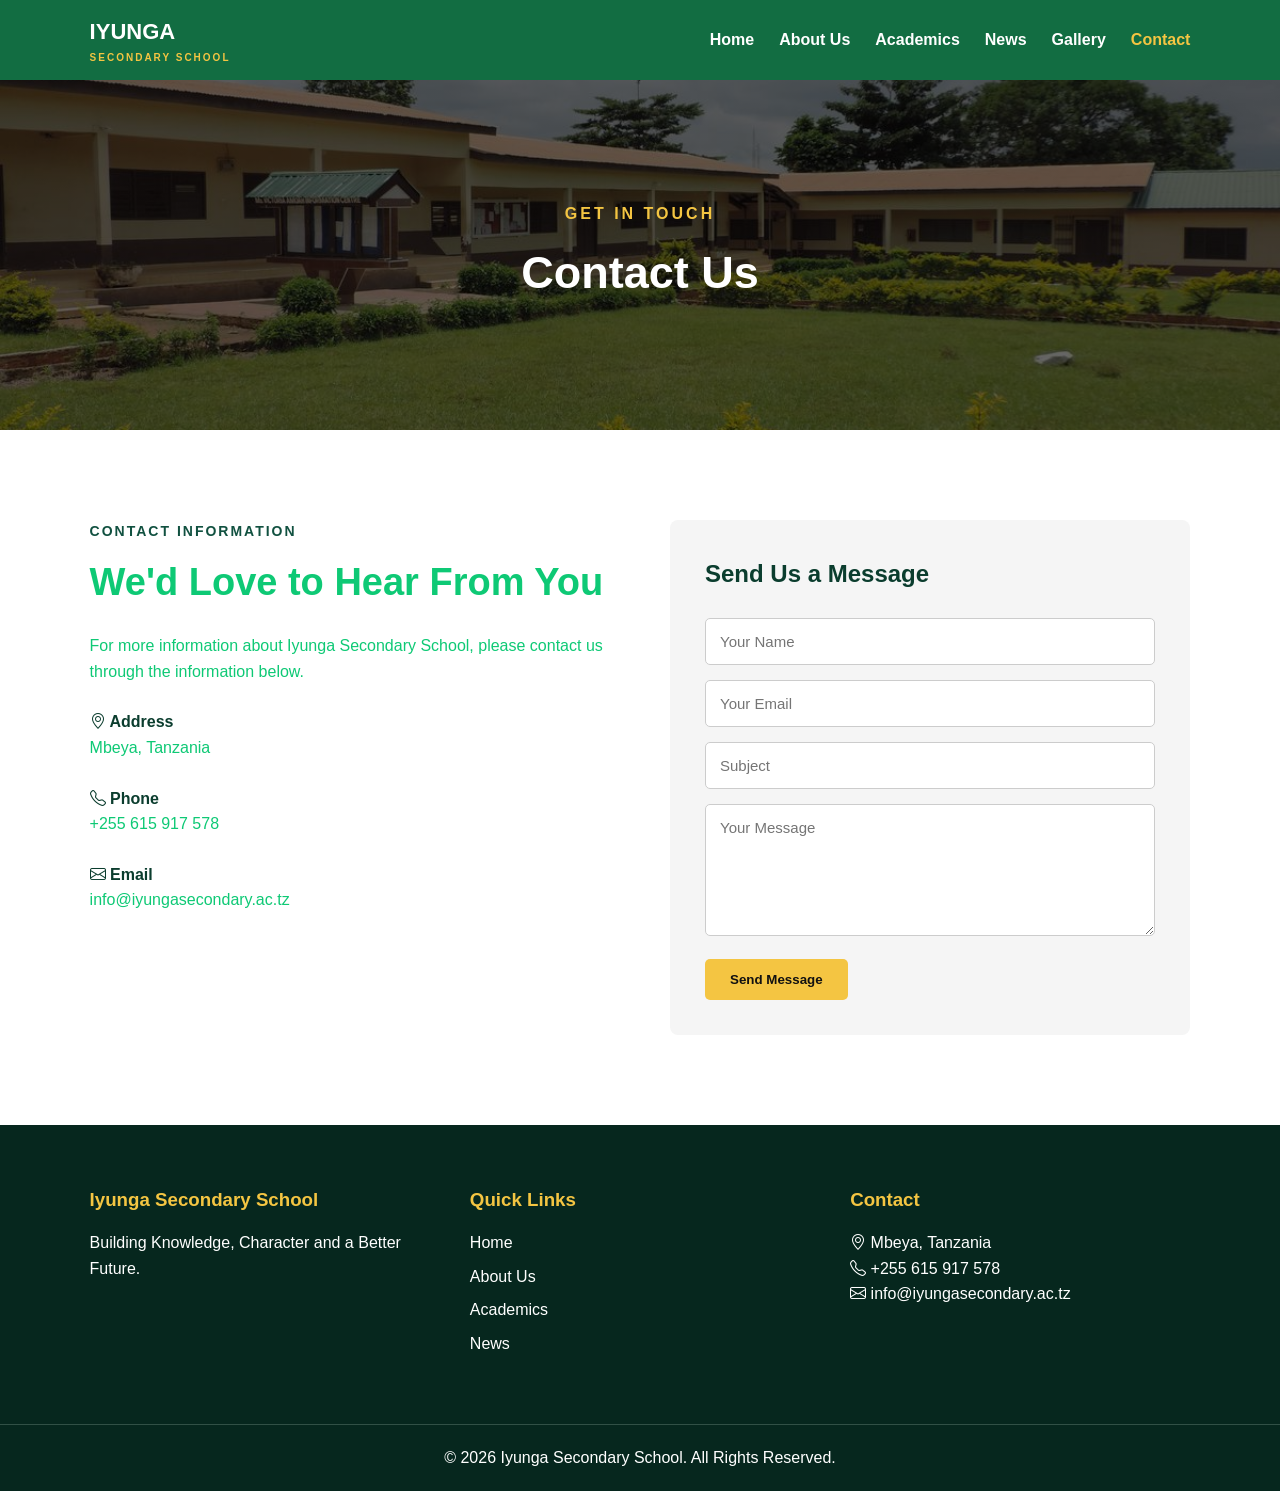
<file: contacts.html>
<!doctype html>
<html lang="en">
  <head>
    <meta charset="UTF-8" />
    <meta name="viewport" content="width=device-width, initial-scale=1.0" />

    <title>Contact | Iyunga Secondary School</title>

    <link rel="stylesheet" href="css/style.css" />
    <link
      rel="stylesheet"
      href="https://cdn.jsdelivr.net/npm/bootstrap-icons@1.13.1/font/bootstrap-icons.min.css"
    />
  </head>

  <body>
    <header>
      <nav class="navbar">
        <a href="index.html" class="logo">
          IYUNGA
          <span>SECONDARY SCHOOL</span>
        </a>

        <ul class="nav-links">
          <li><a href="index.html">Home</a></li>
          <li><a href="about.html">About Us</a></li>
          <li><a href="academics.html">Academics</a></li>
          <li><a href="news.html">News</a></li>
          <li><a href="gallery.html">Gallery</a></li>
          <li><a href="contacts.html" class="active">Contact</a></li>
        </ul>

        <button class="menu-btn" onclick="toggleMenu()">☰</button>
      </nav>
    </header>

    <section class="page-hero">
      <div>
        <p>GET IN TOUCH</p>
        <h1>Contact Us</h1>
      </div>
    </section>

    <section class="contact-section">
      <div class="contact-info">
        <p class="section-label">CONTACT INFORMATION</p>

        <h2>We'd Love to Hear From You</h2>

        <p>
          For more information about Iyunga Secondary School, please contact us
          through the information below.
        </p>

        <div class="contact-item">
          <strong><i class="bi bi-geo-alt"></i> Address</strong>
          <p>Mbeya, Tanzania</p>
        </div>

        <div class="contact-item">
          <strong><i class="bi bi-telephone"></i> Phone</strong>
          <p>+255 615 917 578</p>
        </div>

        <div class="contact-item">
          <strong><i class="bi bi-envelope"></i> Email</strong>
          <p>info@iyungasecondary.ac.tz</p>
        </div>
      </div>

      <div class="contact-form">
        <h2>Send Us a Message</h2>

        <form>
          <input type="text" name="name" placeholder="Your Name" required />

          <input type="email" name="email" placeholder="Your Email" required />

          <input type="text" name="subject" placeholder="Subject" required />

          <textarea
            name="message"
            rows="6"
            placeholder="Your Message"
            required
          ></textarea>

          <button type="submit" class="btn primary-btn">Send Message</button>

          <!-- Success Message -->
          <p id="contactSuccess" class="contact-success">
            Your message is successfully received.
          </p>
        </form>
      </div>
    </section>

    <footer>
      <div class="footer-content">
        <div>
          <h3>Iyunga Secondary School</h3>
          <p>Building Knowledge, Character and a Better Future.</p>
        </div>

        <div>
          <h3>Quick Links</h3>
          <a href="index.html">Home</a>
          <a href="about.html">About Us</a>
          <a href="academics.html">Academics</a>
          <a href="news.html">News</a>
        </div>

        <div>
          <h3>Contact</h3>
          <p><i class="bi bi-geo-alt"></i> Mbeya, Tanzania</p>
          <p><i class="bi bi-telephone"></i> +255 615 917 578</p>
          <p><i class="bi bi-envelope"></i> info@iyungasecondary.ac.tz</p>
        </div>
      </div>

      <div class="copyright">
        <p>© 2026 Iyunga Secondary School. All Rights Reserved.</p>
      </div>
    </footer>

    <script src="js/script.js"></script>
  </body>
</html>
</file>
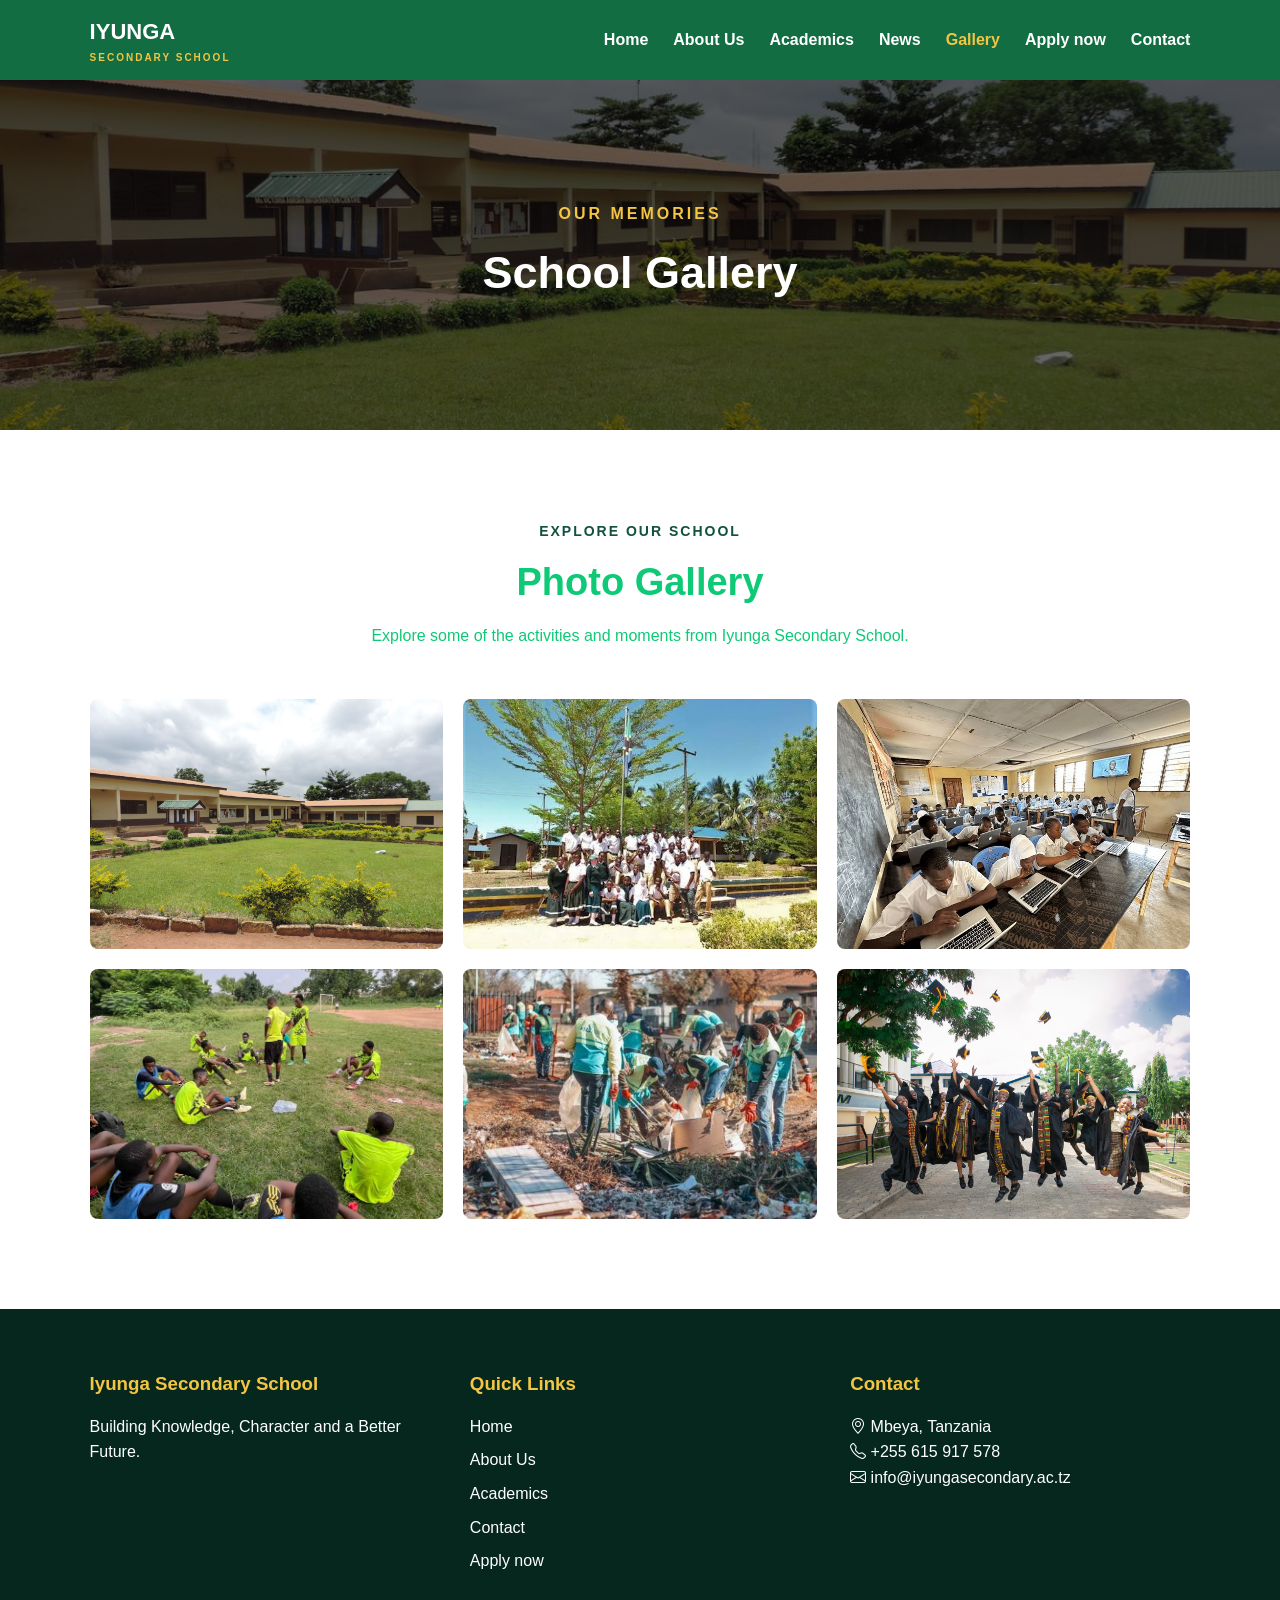
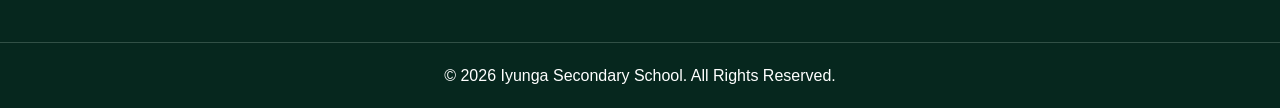
<file: gallery.html>
<!doctype html>
<html lang="en">
  <head>
    <meta charset="UTF-8" />
    <meta name="viewport" content="width=device-width, initial-scale=1.0" />

    <title>Gallery | Iyunga Secondary School</title>

    <link rel="stylesheet" href="css/style.css" />
    <link
      rel="stylesheet"
      href="https://cdn.jsdelivr.net/npm/bootstrap-icons@1.13.1/font/bootstrap-icons.min.css"
    />
  </head>

  <body>
    <header>
      <nav class="navbar">
        <a href="index.html" class="logo">
          IYUNGA
          <span>SECONDARY SCHOOL</span>
        </a>

        <ul class="nav-links">
          <li><a href="index.html">Home</a></li>
          <li><a href="about.html">About Us</a></li>
          <li><a href="academics.html">Academics</a></li>
          <li><a href="news.html">News</a></li>
          <li><a href="gallery.html" class="active">Gallery</a></li>
          <li><a href="admission.html">Apply now</a></li>
          <li><a href="contact.html">Contact</a></li>
        </ul>

        <button class="menu-btn" onclick="toggleMenu()">☰</button>
      </nav>
    </header>

    <section class="page-hero">
      <div>
        <p>OUR MEMORIES</p>
        <h1>School Gallery</h1>
      </div>
    </section>

    <section class="gallery-section">
      <div class="section-heading">
        <p class="section-label">EXPLORE OUR SCHOOL</p>

        <h2>Photo Gallery</h2>

        <p>
          Explore some of the activities and moments from Iyunga Secondary
          School.
        </p>
      </div>

      <div class="gallery-grid">
        <img src="images/school.jpg" alt="School" />

        <img src="images/pupils.jpg" alt="Students" />

        <img src="images/academics.jpg" alt="Academic activity" />

        <img src="images/sports.jpg" alt="Sports" />

        <img src="images/school-activity.jpg" alt="School activity" />

        <img src="images/school-event.jpg" alt="School event" />
      </div>
    </section>

    <footer>
      <div class="footer-content">
        <div>
          <h3>Iyunga Secondary School</h3>
          <p>Building Knowledge, Character and a Better Future.</p>
        </div>

        <div>
          <h3>Quick Links</h3>
          <a href="index.html">Home</a>
          <a href="about.html">About Us</a>
          <a href="academics.html">Academics</a>
          <a href="contact.html">Contact</a>
          <a href="admission.html">Apply now</a>
        </div>

        <div>
          <h3>Contact</h3>
          <p><i class="bi bi-geo-alt"></i> Mbeya, Tanzania</p>
          <p><i class="bi bi-telephone"></i> +255 615 917 578</p>
          <p><i class="bi bi-envelope"></i> info@iyungasecondary.ac.tz</p>
        </div>
      </div>

      <div class="copyright">
        <p>© 2026 Iyunga Secondary School. All Rights Reserved.</p>
      </div>
    </footer>

    <script src="js/script.js"></script>
  </body>
</html>
</file>
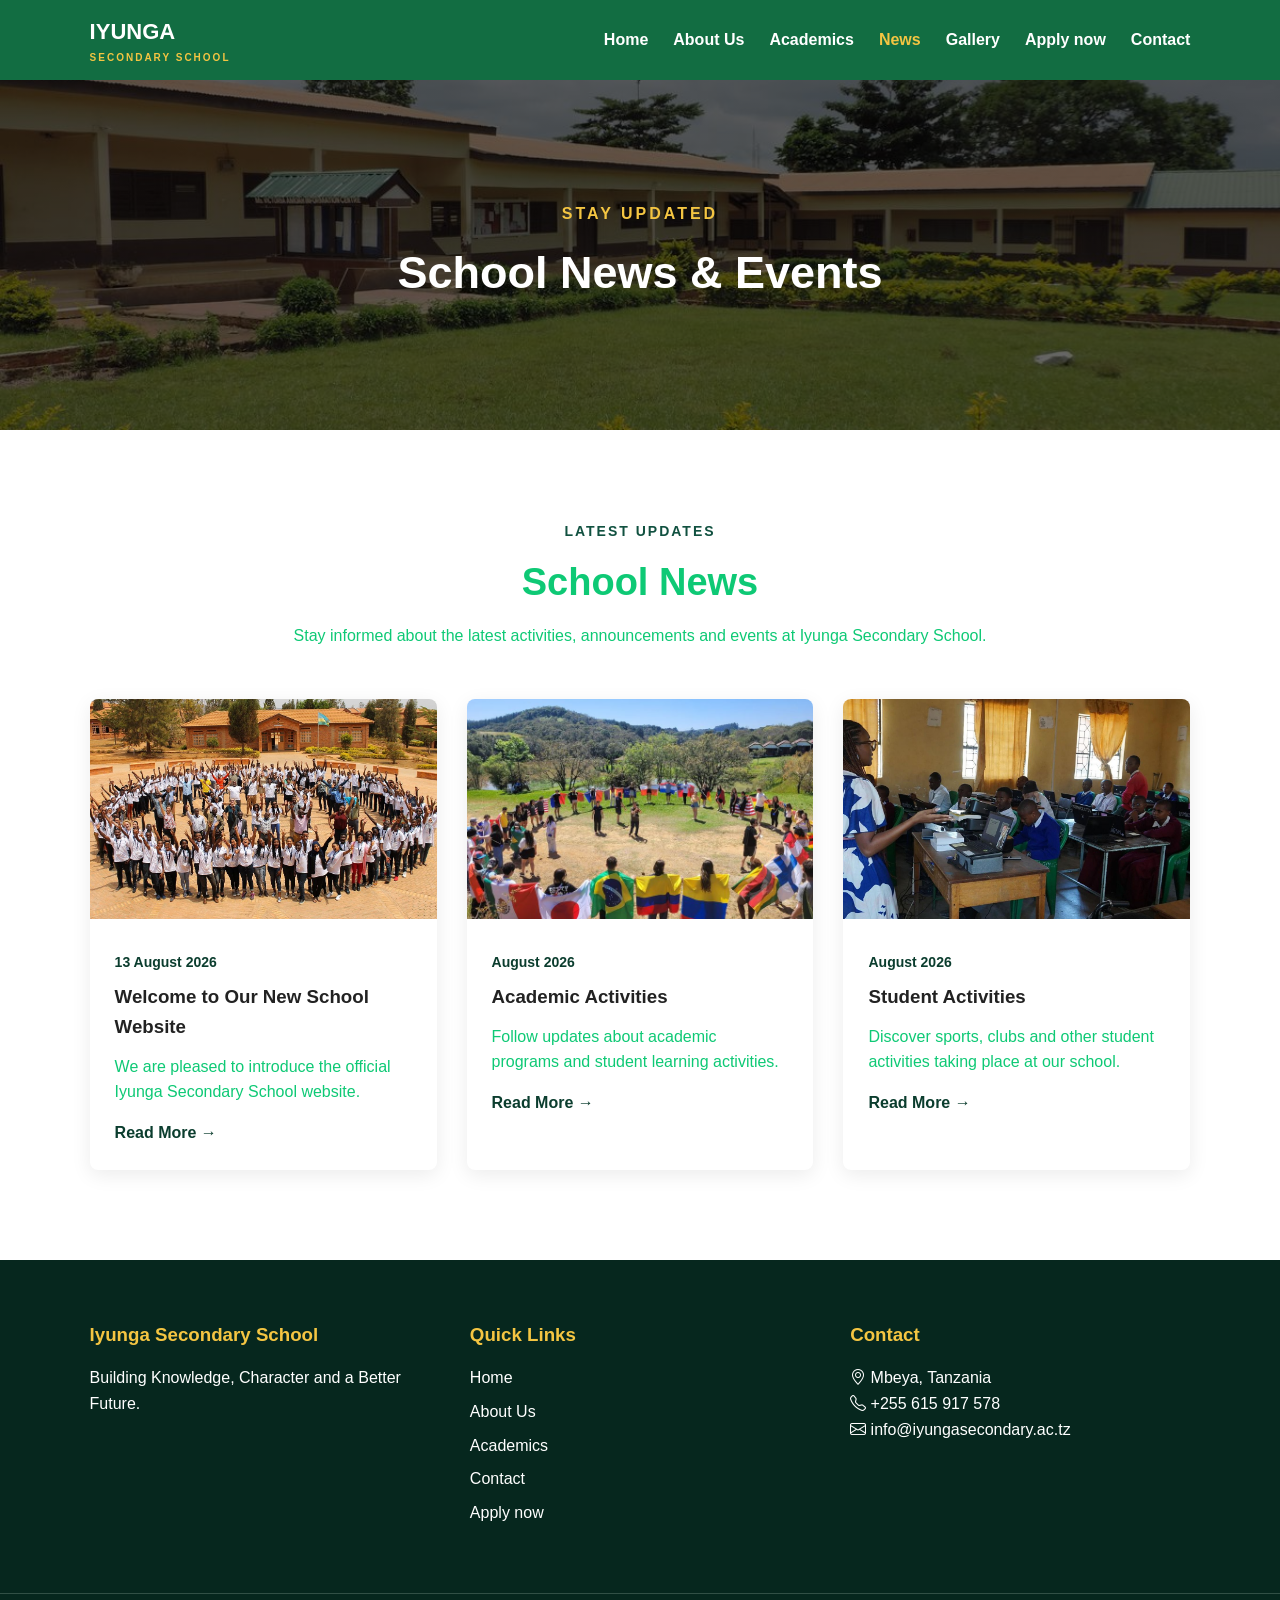
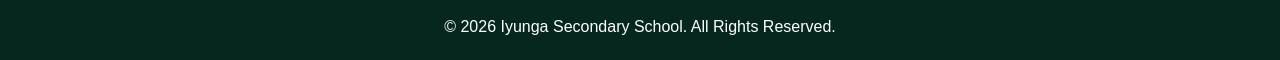
<file: news.html>
<!doctype html>
<html lang="en">
  <head>
    <meta charset="UTF-8" />
    <meta name="viewport" content="width=device-width, initial-scale=1.0" />

    <title>News | Iyunga Secondary School</title>

    <link rel="stylesheet" href="css/style.css" />
    <link
      rel="stylesheet"
      href="https://cdn.jsdelivr.net/npm/bootstrap-icons@1.13.1/font/bootstrap-icons.min.css"
    />
  </head>

  <body>
    <header>
      <nav class="navbar">
        <a href="index.html" class="logo">
          IYUNGA
          <span>SECONDARY SCHOOL</span>
        </a>

        <ul class="nav-links">
          <li><a href="index.html">Home</a></li>
          <li><a href="about.html">About Us</a></li>
          <li><a href="academics.html">Academics</a></li>
          <li><a href="news.html" class="active">News</a></li>
          <li><a href="gallery.html">Gallery</a></li>
          <li><a href="admission.html">Apply now</a></li>
          <li><a href="contact.html">Contact</a></li>
        </ul>

        <button class="menu-btn" onclick="toggleMenu()">☰</button>
      </nav>
    </header>

    <section class="page-hero">
      <div>
        <p>STAY UPDATED</p>
        <h1>School News & Events</h1>
      </div>
    </section>

    <section class="news-section">
      <div class="section-heading">
        <p class="section-label">LATEST UPDATES</p>

        <h2>School News</h2>

        <p>
          Stay informed about the latest activities, announcements and events at
          Iyunga Secondary School.
        </p>
      </div>

      <div class="news-grid">
        <article class="news-card">
          <img src="images/news1.jpg" alt="School event" />

          <div class="news-content">
            <p class="news-date">13 August 2026</p>

            <h3>Welcome to Our New School Website</h3>

            <p>
              We are pleased to introduce the official Iyunga Secondary School
              website.
            </p>

            <a href="#">Read More →</a>
          </div>
        </article>

        <article class="news-card">
          <img src="images/news2.jpg" alt="Academic activity" />

          <div class="news-content">
            <p class="news-date">August 2026</p>

            <h3>Academic Activities</h3>

            <p>
              Follow updates about academic programs and student learning
              activities.
            </p>

            <a href="#">Read More →</a>
          </div>
        </article>

        <article class="news-card">
          <img src="images/news3.jpg" alt="School activities" />

          <div class="news-content">
            <p class="news-date">August 2026</p>

            <h3>Student Activities</h3>

            <p>
              Discover sports, clubs and other student activities taking place
              at our school.
            </p>

            <a href="#">Read More →</a>
          </div>
        </article>
      </div>
    </section>

    <footer>
      <div class="footer-content">
        <div>
          <h3>Iyunga Secondary School</h3>
          <p>Building Knowledge, Character and a Better Future.</p>
        </div>

        <div>
          <h3>Quick Links</h3>
          <a href="index.html">Home</a>
          <a href="about.html">About Us</a>
          <a href="academics.html">Academics</a>
          <a href="contact.html">Contact</a>
          <a href="admission.html">Apply now</a>
        </div>

        <div>
          <h3>Contact</h3>
          <p><i class="bi bi-geo-alt"></i> Mbeya, Tanzania</p>
          <p><i class="bi bi-telephone"></i> +255 615 917 578</p>
          <p><i class="bi bi-envelope"></i> info@iyungasecondary.ac.tz</p>
        </div>
      </div>

      <div class="copyright">
        <p>© 2026 Iyunga Secondary School. All Rights Reserved.</p>
      </div>
    </footer>

    <script src="js/script.js"></script>
  </body>
</html>
</file>
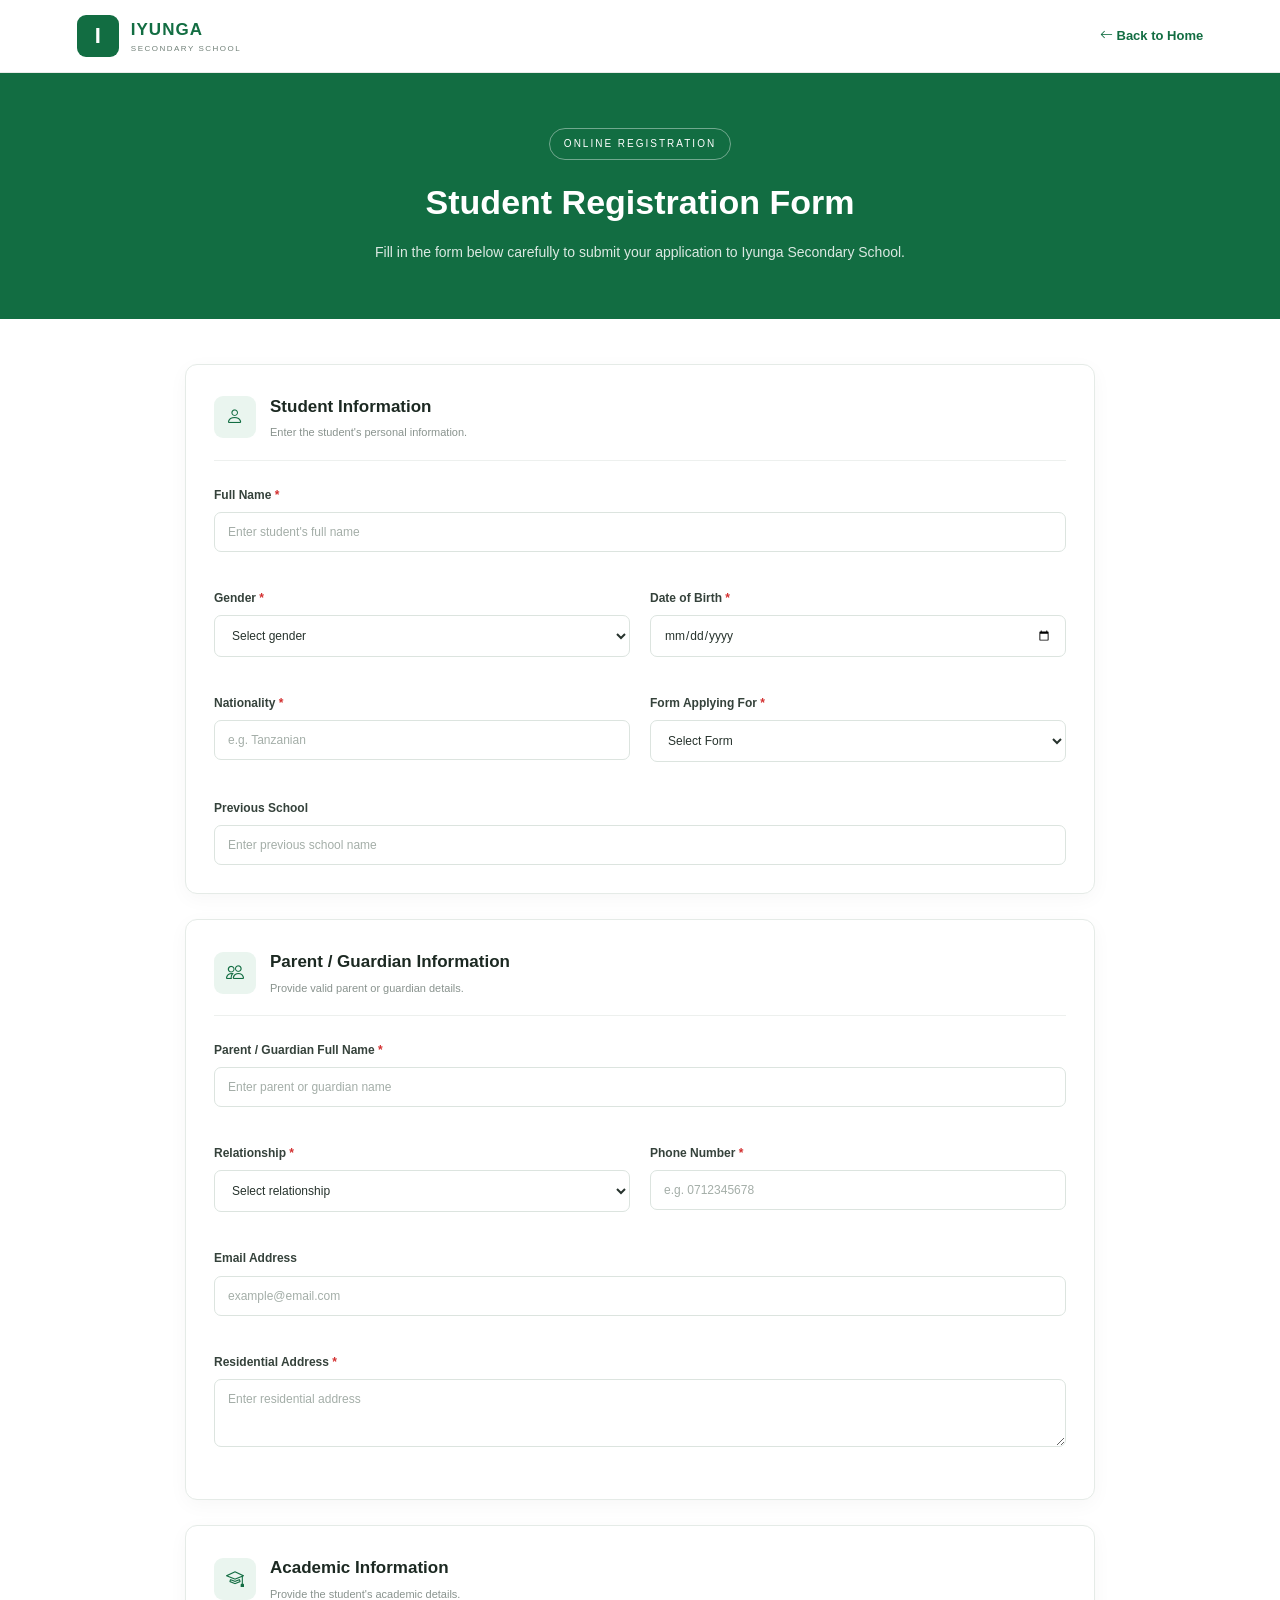
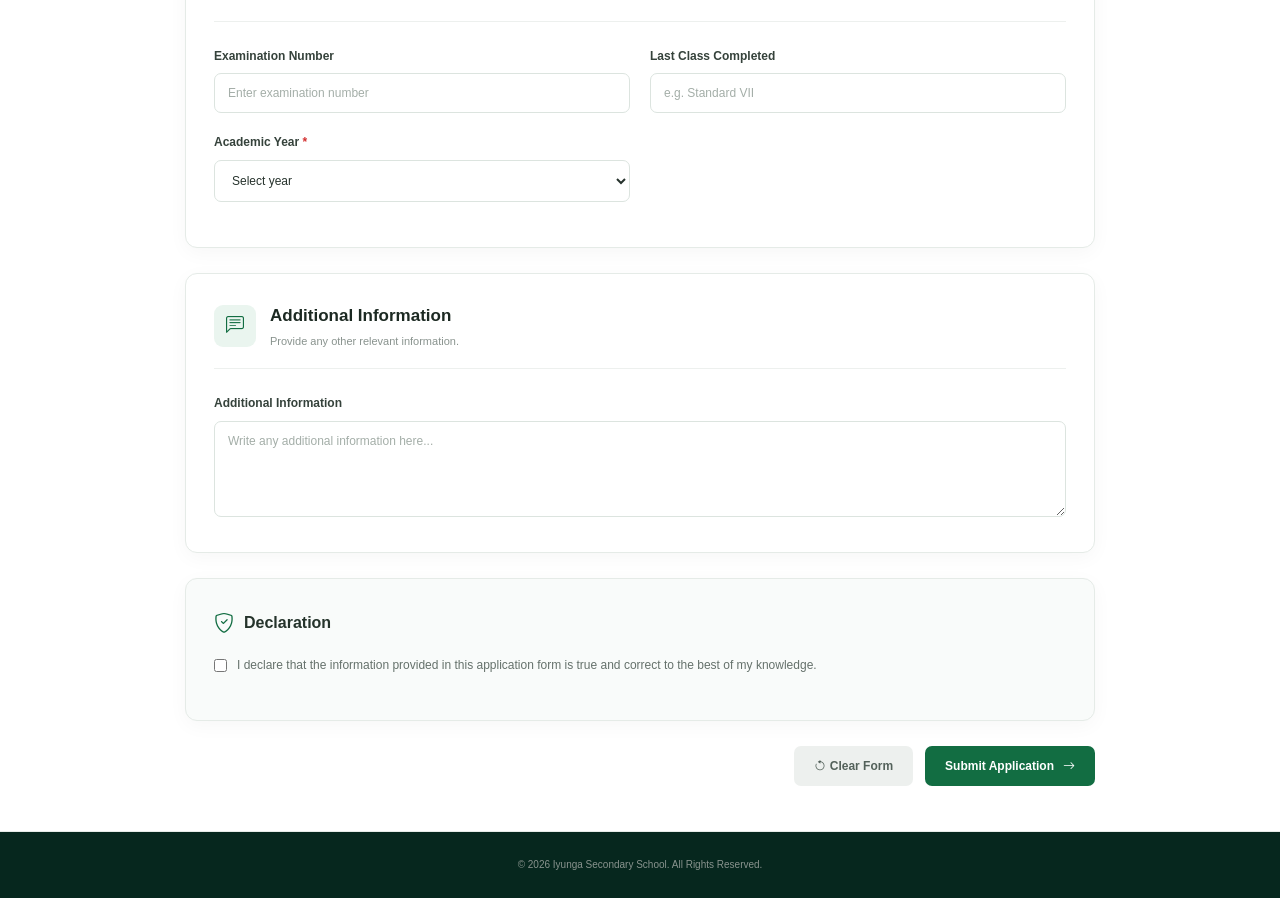
<file: register.html>
<!doctype html>
<html lang="en">
  <head>
    <meta charset="UTF-8" />

    <meta name="viewport" content="width=device-width, initial-scale=1.0" />

    <title>Online Registration | Iyunga Secondary School</title>

    <!-- Main CSS -->
    <link rel="stylesheet" href="css/style.css" />

    <!-- Bootstrap Icons -->
    <link
      rel="stylesheet"
      href="https://cdn.jsdelivr.net/npm/bootstrap-icons@1.13.1/font/bootstrap-icons.min.css"
    />
  </head>

  <body>
    <!-- ================================
         HEADER
    ================================= -->

    <header class="register-header">
      <div class="register-header-container">
        <a href="index.html" class="register-logo">
          <span class="register-logo-icon">I</span>

          <span>
            <strong>IYUNGA</strong>
            <small>SECONDARY SCHOOL</small>
          </span>
        </a>

        <a href="index.html" class="back-home">
          <i class="bi bi-arrow-left"></i>
          Back to Home
        </a>
      </div>
    </header>

    <!-- ================================
         PAGE INTRO
    ================================= -->

    <section class="register-intro">
      <div>
        <span class="register-badge"> ONLINE REGISTRATION </span>

        <h1>Student Registration Form</h1>

        <p>
          Fill in the form below carefully to submit your application to Iyunga
          Secondary School.
        </p>
      </div>
    </section>

    <!-- ================================
         REGISTRATION FORM
    ================================= -->

    <main class="registration-wrapper">
      <form id="registrationForm" novalidate>
        <!-- =================================
                 SECTION 1: STUDENT INFORMATION
            ================================== -->

        <div class="form-card">
          <div class="form-section-title">
            <div class="form-section-icon">
              <i class="bi bi-person"></i>
            </div>

            <div>
              <h2>Student Information</h2>
              <p>Enter the student's personal information.</p>
            </div>
          </div>

          <div class="form-grid">
            <!-- FULL NAME -->

            <div class="form-field full-width">
              <label for="studentName"> Full Name <span>*</span> </label>

              <input
                type="text"
                id="studentName"
                name="studentName"
                placeholder="Enter student's full name"
                required
              />

              <small class="field-error" id="studentNameError"></small>
            </div>

            <!-- GENDER -->

            <div class="form-field">
              <label for="gender"> Gender <span>*</span> </label>

              <select id="gender" name="gender" required>
                <option value="">Select gender</option>

                <option value="Male">Male</option>

                <option value="Female">Female</option>
              </select>

              <small class="field-error" id="genderError"></small>
            </div>

            <!-- DATE OF BIRTH -->

            <div class="form-field">
              <label for="dateOfBirth"> Date of Birth <span>*</span> </label>

              <input type="date" id="dateOfBirth" name="dateOfBirth" required />

              <small class="field-error" id="dateOfBirthError"></small>
            </div>

            <!-- NATIONALITY -->

            <div class="form-field">
              <label for="nationality"> Nationality <span>*</span> </label>

              <input
                type="text"
                id="nationality"
                name="nationality"
                placeholder="e.g. Tanzanian"
                required
              />

              <small class="field-error" id="nationalityError"></small>
            </div>

            <!-- FORM -->

            <div class="form-field">
              <label for="applyingClass">
                Form Applying For <span>*</span>
              </label>

              <select id="applyingClass" name="applyingClass" required>
                <option value="">Select Form</option>

                <option value="Form I">Form I</option>

                <option value="Form II">Form II</option>

                <option value="Form III">Form III</option>

                <option value="Form IV">Form IV</option>

                <option value="Form V">Form V</option>

                <option value="Form VI">Form VI</option>
              </select>

              <small class="field-error" id="applyingClassError"></small>
            </div>

            <!-- PREVIOUS SCHOOL -->

            <div class="form-field full-width">
              <label for="previousSchool"> Previous School </label>

              <input
                type="text"
                id="previousSchool"
                name="previousSchool"
                placeholder="Enter previous school name"
              />
            </div>
          </div>
        </div>

        <!-- =================================
                 SECTION 2: PARENT INFORMATION
            ================================== -->

        <div class="form-card">
          <div class="form-section-title">
            <div class="form-section-icon">
              <i class="bi bi-people"></i>
            </div>

            <div>
              <h2>Parent / Guardian Information</h2>
              <p>Provide valid parent or guardian details.</p>
            </div>
          </div>

          <div class="form-grid">
            <!-- PARENT NAME -->

            <div class="form-field full-width">
              <label for="parentName">
                Parent / Guardian Full Name <span>*</span>
              </label>

              <input
                type="text"
                id="parentName"
                name="parentName"
                placeholder="Enter parent or guardian name"
                required
              />

              <small class="field-error" id="parentNameError"></small>
            </div>

            <!-- RELATIONSHIP -->

            <div class="form-field">
              <label for="relationship"> Relationship <span>*</span> </label>

              <select id="relationship" name="relationship" required>
                <option value="">Select relationship</option>

                <option value="Father">Father</option>

                <option value="Mother">Mother</option>

                <option value="Guardian">Guardian</option>

                <option value="Other">Other</option>
              </select>

              <small class="field-error" id="relationshipError"></small>
            </div>

            <!-- PHONE -->

            <div class="form-field">
              <label for="phone"> Phone Number <span>*</span> </label>

              <input
                type="tel"
                id="phone"
                name="phone"
                placeholder="e.g. 0712345678"
                required
              />

              <small class="field-error" id="phoneError"></small>
            </div>

            <!-- EMAIL -->

            <div class="form-field full-width">
              <label for="email"> Email Address </label>

              <input
                type="email"
                id="email"
                name="email"
                placeholder="example@email.com"
              />

              <small class="field-error" id="emailError"></small>
            </div>

            <!-- ADDRESS -->

            <div class="form-field full-width">
              <label for="address"> Residential Address <span>*</span> </label>

              <textarea
                id="address"
                name="address"
                rows="3"
                placeholder="Enter residential address"
                required
              ></textarea>

              <small class="field-error" id="addressError"></small>
            </div>
          </div>
        </div>

        <!-- =================================
                 SECTION 3: ACADEMIC INFORMATION
            ================================== -->

        <div class="form-card">
          <div class="form-section-title">
            <div class="form-section-icon">
              <i class="bi bi-mortarboard"></i>
            </div>

            <div>
              <h2>Academic Information</h2>
              <p>Provide the student's academic details.</p>
            </div>
          </div>

          <div class="form-grid">
            <!-- EXAMINATION NUMBER -->

            <div class="form-field">
              <label for="examNumber"> Examination Number </label>

              <input
                type="text"
                id="examNumber"
                name="examNumber"
                placeholder="Enter examination number"
              />
            </div>

            <!-- LAST CLASS -->

            <div class="form-field">
              <label for="lastClass"> Last Class Completed </label>

              <input
                type="text"
                id="lastClass"
                name="lastClass"
                placeholder="e.g. Standard VII"
              />
            </div>

            <!-- ACADEMIC YEAR -->

            <div class="form-field">
              <label for="academicYear"> Academic Year <span>*</span> </label>

              <select id="academicYear" name="academicYear" required>
                <option value="">Select year</option>

                <option value="2026">2026</option>

                <option value="2027">2027</option>

                <option value="2028">2028</option>
              </select>

              <small class="field-error" id="academicYearError"></small>
            </div>
          </div>
        </div>

        <!-- =================================
                 SECTION 4: ADDITIONAL INFORMATION
            ================================== -->

        <div class="form-card">
          <div class="form-section-title">
            <div class="form-section-icon">
              <i class="bi bi-chat-left-text"></i>
            </div>

            <div>
              <h2>Additional Information</h2>
              <p>Provide any other relevant information.</p>
            </div>
          </div>

          <div class="form-field">
            <label for="additionalInfo"> Additional Information </label>

            <textarea
              id="additionalInfo"
              name="additionalInfo"
              rows="5"
              placeholder="Write any additional information here..."
            ></textarea>
          </div>
        </div>

        <!-- =================================
                 DECLARATION
            ================================== -->

        <div class="form-card declaration-card">
          <div class="declaration-title">
            <i class="bi bi-shield-check"></i>

            <h2>Declaration</h2>
          </div>

          <label class="declaration-check">
            <input type="checkbox" id="declaration" required />

            <span>
              I declare that the information provided in this application form
              is true and correct to the best of my knowledge.
            </span>
          </label>

          <small class="field-error" id="declarationError"></small>
        </div>

        <!-- =================================
                 FORM ACTIONS
            ================================== -->

        <div class="registration-actions">
          <button type="reset" class="clear-button" id="clearForm">
            <i class="bi bi-arrow-counterclockwise"></i>
            Clear Form
          </button>

          <button type="submit" class="submit-registration">
            Submit Application
            <i class="bi bi-arrow-right"></i>
          </button>
        </div>

        <!-- SUCCESS MESSAGE -->

        <div id="registrationSuccess" class="registration-success">
          <div class="success-icon">
            <i class="bi bi-check-lg"></i>
          </div>

          <div>
            <h3>Application Submitted Successfully!</h3>

            <p>Your registration form has been submitted successfully.</p>

            <strong id="applicationNumber"></strong>
          </div>
        </div>
      </form>
    </main>

    <!-- ================================
         FOOTER
    ================================= -->

    <footer class="register-footer">
      <p>© 2026 Iyunga Secondary School. All Rights Reserved.</p>
    </footer>

    <script src="js/script.js"></script>
  </body>
</html>
</file>
<file: css/style.css>
* {
  margin: 0;
  padding: 0;
  box-sizing: border-box;
}

html {
  scroll-behavior: smooth;
}

body {
  font-family: Arial, sans-serif;
  color: #0ec975;
  line-height: 1.6;
}

/* =========================
   NAVIGATION
========================= */

.navbar {
  height: 80px;
  padding: 0 7%;
  display: flex;
  align-items: center;
  justify-content: space-between;
  background: #126d42;
}

.logo {
  color: white;
  text-decoration: none;
  font-size: 22px;
  font-weight: bold;
}

.logo span {
  display: block;
  font-size: 10px;
  letter-spacing: 2px;
  color: #f4c542;
}

.nav-links {
  display: flex;
  gap: 25px;
  list-style: none;
}

.nav-links a {
  color: white;
  text-decoration: none;
  font-weight: bold;
}

.nav-links a:hover,
.nav-links a.active {
  color: #f4c542;
}

.menu-btn {
  display: none;
  background: none;
  border: none;
  color: white;
  font-size: 28px;
  cursor: pointer;
}

/* =========================
   HERO
========================= */

.hero {
  min-height: 650px;

  display: flex;
  justify-content: center;
  align-items: center;

  text-align: center;

  background:
    linear-gradient(rgba(4, 36, 107, 0.5), rgba(4, 42, 87, 0.5)),
    url("../images/school.jpg");

  background-size: cover;
  background-position: center;
  background-repeat: no-repeat;
}

.hero-content {
  color: rgb(249, 250, 249);
  max-width: 850px;
  padding: 20px;
}

.welcome {
  color: #ffffff;
  font-size: 18px;
  font-weight: bold;
  letter-spacing: 3px;
}

.hero h1 {
  font-size: 55px;
  margin: 15px 0;
}

.hero-text {
  font-size: 21px;
  margin-bottom: 30px;
}

.hero-buttons {
  display: flex;
  justify-content: center;
  gap: 15px;
}

/* =========================
   BUTTONS
========================= */

.btn {
  display: inline-block;
  padding: 13px 25px;
  border-radius: 5px;
  text-decoration: none;
  font-weight: bold;
  transition: 0.3s;
}

.primary-btn {
  background: #f4c542;
  color: #111;
}

.primary-btn:hover {
  background: white;
}

.secondary-btn {
  border: 2px solid white;
  color: white;
}

.secondary-btn:hover {
  background: white;
  color: #0b3d2e;
}

/* =========================
   QUICK INFO
========================= */

.quick-info {
  display: grid;
  grid-template-columns: repeat(3, 1fr);
  gap: 25px;

  padding: 60px 7%;
  background: #0b3d2e;
}

.info-card {
  background: white;
  text-align: center;
  padding: 35px 25px;
  border-radius: 8px;
  box-shadow: 0 5px 20px rgba(0, 0, 0, 0.08);
}

.icon {
  font-size: 40px;
  margin-bottom: 15px;
}

.info-card h3 {
  margin-bottom: 10px;
  color: #0b3d2e;
}

/* =========================
   ABOUT
========================= */

.about-section {
  display: grid;
  grid-template-columns: 1fr 1fr;
  gap: 60px;

  padding: 90px 7%;
  align-items: center;
}

.about-image img {
  width: 100%;
  border-radius: 10px;
}

.section-label {
  color: #115140;
  font-size: 14px;
  font-weight: bold;
  letter-spacing: 2px;
}

.about-content h2 {
  font-size: 38px;
  margin: 10px 0 20px;
}

.about-content p {
  margin-bottom: 18px;
}

/* =========================
   STATISTICS
========================= */

.statistics {
  display: grid;
  grid-template-columns: repeat(4, 1fr);

  background: #0b3d2e;
  color: white;

  padding: 55px 7%;
  text-align: center;
}

.stat h2 {
  color: #f4c542;
  font-size: 38px;
}

.stat p {
  font-size: 16px;
}

/* =========================
   ACADEMICS
========================= */

.academics-section {
  padding: 90px 7%;
  background: #f5f5f5;
}

.section-heading {
  text-align: center;
  max-width: 700px;
  margin: 0 auto 50px;
}

.section-heading h2 {
  font-size: 38px;
  margin: 10px 0;
}

.academic-cards {
  display: grid;
  grid-template-columns: repeat(3, 1fr);
  gap: 25px;
}

.academic-card {
  background: white;
  padding: 35px;
  text-align: center;
  border-radius: 8px;
}

.card-icon {
  font-size: 40px;
  margin-bottom: 15px;
}

.academic-card h3 {
  color: #0b3d2e;
  margin-bottom: 10px;
}

/* =========================
   CTA
========================= */

.cta {
  text-align: center;
  padding: 80px 7%;
  background: #0b3d2e;
  color: white;
}

.cta h2 {
  font-size: 35px;
  margin-bottom: 15px;
}

.cta p {
  margin-bottom: 25px;
}

/* =========================
   FOOTER
========================= */

footer {
  background: #06271e;
  color: white;
}

.footer-content {
  display: grid;
  grid-template-columns: repeat(3, 1fr);
  gap: 40px;

  padding: 60px 7%;
}

.footer-content h3 {
  color: #f4c542;
  margin-bottom: 15px;
}

.footer-content a {
  display: block;
  color: white;
  text-decoration: none;
  margin-bottom: 8px;
}

.footer-content a:hover {
  color: #f4c542;
}

.copyright {
  border-top: 1px solid #315046;
  text-align: center;
  padding: 20px;
}
/* =========================
   INNER PAGE HERO
========================= */

.page-hero {
  min-height: 350px;

  display: flex;
  justify-content: center;
  align-items: center;

  text-align: center;

  color: white;

  background:
    linear-gradient(rgba(0, 0, 0, 0.6), rgba(0, 0, 0, 0.6)),
    url("../images/school.jpg");

  background-size: cover;
  background-position: center;
}

.page-hero p {
  color: #f4c542;
  font-weight: bold;
  letter-spacing: 3px;
}

.page-hero h1 {
  font-size: 45px;
  margin-top: 10px;
}

/* =========================
   MISSION & VISION
========================= */

.mission-section {
  display: grid;
  grid-template-columns: repeat(2, 1fr);
  gap: 30px;

  padding: 80px 7%;

  background: #f5f5f5;
}

.mission-card {
  background: white;
  text-align: center;

  padding: 45px 35px;

  border-radius: 8px;

  box-shadow: 0 5px 20px rgba(0, 0, 0, 0.08);
}

.mission-card h2 {
  color: #0b3d2e;
  margin-bottom: 15px;
}

/* =========================
   CORE VALUES
========================= */

.values-section {
  padding: 90px 7%;
}

.values-grid {
  display: grid;
  grid-template-columns: repeat(4, 1fr);
  gap: 25px;
}

.value-card {
  text-align: center;
  padding: 35px 20px;

  border: 1px solid #ddd;
  border-radius: 8px;
}

.value-card h3 {
  color: #0b3d2e;
  margin-bottom: 10px;
}

/* =========================
   HEADMASTER MESSAGE
========================= */

.message-section {
  padding: 90px 7%;

  background: #f5f5f5;
}

.message-content {
  max-width: 850px;
  margin: auto;
  text-align: center;
}

.message-content h2 {
  font-size: 38px;
  margin: 10px 0 25px;
}

.message-content p {
  margin-bottom: 18px;
}

.message-content h3 {
  color: #0b3d2e;
  margin-top: 25px;
}

/* =========================
   RESPONSIVE ABOUT PAGE
========================= */

@media (max-width: 768px) {
  .mission-section,
  .values-grid {
    grid-template-columns: 1fr;
  }

  .page-hero h1 {
    font-size: 32px;
  }
}
/* =========================
   NEWS
========================= */

.news-section {
  padding: 90px 7%;
}

.news-grid {
  display: grid;
  grid-template-columns: repeat(3, 1fr);
  gap: 30px;
}

.news-card {
  background: white;
  border-radius: 8px;
  overflow: hidden;
  box-shadow: 0 5px 20px rgba(0, 0, 0, 0.08);
}

.news-card img {
  width: 100%;
  height: 220px;
  object-fit: cover;
}

.news-content {
  padding: 25px;
}

.news-date {
  color: #0b3d2e;
  font-size: 14px;
  font-weight: bold;
  margin-bottom: 8px;
}

.news-content h3 {
  margin-bottom: 12px;
  color: #222;
}

.news-content a {
  display: inline-block;
  margin-top: 15px;
  color: #0b3d2e;
  font-weight: bold;
  text-decoration: none;
}

@media (max-width: 768px) {
  .news-grid {
    grid-template-columns: 1fr;
  }
}
/* =========================
   GALLERY
========================= */

.gallery-section {
  padding: 90px 7%;
}

.gallery-grid {
  display: grid;
  grid-template-columns: repeat(3, 1fr);
  gap: 20px;
}

.gallery-grid img {
  width: 100%;
  height: 250px;
  object-fit: cover;
  border-radius: 8px;
  transition: 0.3s;
}

.gallery-grid img:hover {
  transform: scale(1.03);
}

@media (max-width: 768px) {
  .gallery-grid {
    grid-template-columns: 1fr;
  }
}
/* =========================
ADMISSION PAGE
========================= */

.admission-intro {
  padding: 80px 7%;
  background: white;
}

/* Admission Process */

.admission-process {
  padding: 90px 7%;
  background: #f5f5f5;
}

.admission-steps {
  max-width: 1200px;
  margin: auto;

  display: grid;
  grid-template-columns: repeat(4, 1fr);
  gap: 25px;
}

.admission-card {
  background: white;
  padding: 35px 25px;
  text-align: center;

  border-radius: 8px;

  box-shadow: 0 5px 20px rgba(0, 0, 0, 0.08);

  transition: 0.3s;
}

.admission-card:hover {
  transform: translateY(-7px);
}

.step-number {
  width: 55px;
  height: 55px;

  margin: 0 auto 20px;

  display: flex;
  justify-content: center;
  align-items: center;

  border-radius: 50%;

  background: #0b3d2e;
  color: #f4c542;

  font-weight: bold;
}

.admission-card h3 {
  color: #0b3d2e;
  margin-bottom: 12px;
}

.admission-card p {
  color: #555;
}

/* Requirements */

.requirements-section {
  padding: 90px 7%;
}

.requirements-container {
  max-width: 1000px;
  margin: auto;

  display: grid;
  grid-template-columns: repeat(2, 1fr);
  gap: 30px;
}

.requirements-list {
  padding: 35px;

  background: #f5f5f5;

  border-radius: 8px;
}

.requirements-list h3 {
  color: #0b3d2e;
  margin-bottom: 20px;
}

.requirements-list ul {
  padding-left: 20px;
}

.requirements-list li {
  margin-bottom: 12px;
}

/* Mobile */

@media (max-width: 768px) {
  .admission-steps {
    grid-template-columns: 1fr;
  }

  .requirements-container {
    grid-template-columns: 1fr;
  }

  .admission-intro,
  .admission-process,
  .requirements-section {
    padding-left: 5%;
    padding-right: 5%;
  }

  .admission-cta h2 {
    font-size: 28px;
  }
}

/* =========================
   ONLINE ADMISSION
========================= */

.online-admission {
  padding: 90px 7%;
  background: #f5f5f5;
}

.admission-form-container {
  max-width: 1000px;
  margin: 0 auto;

  background: white;

  padding: 45px;

  border-radius: 10px;

  box-shadow: 0 5px 25px rgba(0, 0, 0, 0.08);
}

/* Form Sections */

.form-section {
  padding-bottom: 35px;
  margin-bottom: 35px;

  border-bottom: 1px solid #ddd;
}

.form-section h3 {
  color: #0b3d2e;

  font-size: 22px;

  margin-bottom: 25px;
}

/* Form Grid */

.form-grid {
  display: grid;

  grid-template-columns: repeat(2, 1fr);

  gap: 20px;
}

/* Form Group */

.form-group {
  display: flex;
  flex-direction: column;
}

.form-group label {
  font-weight: bold;

  margin-bottom: 8px;

  color: #333;
}

.form-group input,
.form-group select,
.form-group textarea {
  width: 100%;

  padding: 13px 15px;

  border: 1px solid #ccc;

  border-radius: 5px;

  font-family: inherit;

  font-size: 15px;

  outline: none;

  transition: 0.3s;
}

.form-group input:focus,
.form-group select:focus,
.form-group textarea:focus {
  border-color: #0b3d2e;

  box-shadow: 0 0 0 2px rgba(11, 61, 46, 0.08);
}

.form-group textarea {
  resize: vertical;
}

/* Agreement */

.agreement {
  margin: 25px 0;

  color: #555;
}

.agreement label {
  display: flex;

  gap: 10px;

  align-items: flex-start;

  cursor: pointer;
}

.agreement input {
  margin-top: 5px;
}

/* Submit Button */

.form-submit {
  text-align: center;
}

.form-submit button {
  border: none;

  cursor: pointer;

  font-size: 16px;
}

/* Success Message */

.success-message {
  display: none;

  margin-top: 25px;

  padding: 15px;

  border-radius: 5px;

  background: #e8f5e9;

  color: #2e7d32;

  text-align: center;

  font-weight: bold;
}

/* Mobile */

@media (max-width: 768px) {
  .online-admission {
    padding: 60px 5%;
  }

  .admission-form-container {
    padding: 25px 20px;
  }

  .form-grid {
    grid-template-columns: 1fr;
  }
}

/* =========================
   CONTACT
========================= */

.contact-section {
  display: grid;
  grid-template-columns: 1fr 1fr;
  gap: 60px;

  padding: 90px 7%;
}

.contact-info h2 {
  font-size: 38px;
  margin: 10px 0 20px;
}

.contact-item {
  margin-top: 25px;
}

.contact-item strong {
  color: #0b3d2e;
}

.contact-form {
  background: #f5f5f5;
  padding: 35px;
  border-radius: 8px;
}

.contact-form h2 {
  margin-bottom: 25px;
  color: #0b3d2e;
}

.contact-form input,
.contact-form textarea {
  width: 100%;
  padding: 14px;
  margin-bottom: 15px;

  border: 1px solid #ccc;
  border-radius: 5px;

  font-family: inherit;
  font-size: 15px;
}

.contact-form textarea {
  resize: vertical;
}

.contact-form button {
  border: none;
  cursor: pointer;
}

@media (max-width: 768px) {
  .contact-section {
    grid-template-columns: 1fr;
  }
}
/* =========================
   CARD ANIMATIONS
========================= */

.info-card,
.academic-card,
.news-card,
.value-card,
.mission-card,
.admission-card {
  transform: translateY(30px);
  transition:
    opacity 0.6s ease,
    transform 0.6s ease;
}

.info-card,
.academic-card,
.news-card,
.value-card,
.mission-card,
.admission-card {
  opacity: 1;
}

.reveal-active {
  opacity: 1;
  transform: translateY(0);
}

/* Gallery image */

.gallery-grid img {
  cursor: pointer;
}

.gallery-active {
  transform: scale(1.05);
}
/* =====================================================
   MOBILE RESPONSIVE DESIGN
   IYUNGA SECONDARY SCHOOL
===================================================== */

@media (max-width: 768px) {
  /* ---------------------------------
       GENERAL
    --------------------------------- */

  html,
  body {
    width: 100%;
    max-width: 100%;
    overflow-x: hidden;
  }

  /* ---------------------------------
       NAVIGATION
    --------------------------------- */

  .navbar {
    height: 70px;
    padding: 0 20px;
  }

  .logo {
    font-size: 18px;
  }

  .logo span {
    font-size: 8px;
  }

  .nav-links {
    display: none;

    position: absolute;

    top: 70px;
    left: 0;

    width: 100%;

    background: #126d42;

    flex-direction: column;

    gap: 0;

    padding: 10px 0;

    z-index: 1000;
  }

  .nav-links.show {
    display: flex;
  }

  .nav-links li {
    width: 100%;
    text-align: center;
  }

  .nav-links a {
    display: block;

    width: 100%;

    padding: 14px 20px;
  }

  .menu-btn {
    display: block;
  }

  /* ---------------------------------
       HERO
    --------------------------------- */

  .hero {
    min-height: 550px;

    width: 100%;

    padding: 40px 20px;
  }

  .hero-content {
    width: 100%;
    max-width: 100%;
    padding: 10px;
  }

  .welcome {
    font-size: 14px;
  }

  .hero h1 {
    font-size: 36px;
    line-height: 1.2;
  }

  .hero-text {
    font-size: 17px;
  }

  .hero-buttons {
    flex-direction: column;

    align-items: center;

    gap: 12px;
  }

  .hero-buttons .btn {
    width: 200px;
    text-align: center;
  }

  /* ---------------------------------
       QUICK INFO
    --------------------------------- */

  .quick-info {
    grid-template-columns: 1fr;

    padding: 50px 20px;

    gap: 20px;
  }

  /* ---------------------------------
       ABOUT
    --------------------------------- */

  .about-section {
    grid-template-columns: 1fr;

    padding: 60px 20px;

    gap: 35px;
  }

  .about-content h2 {
    font-size: 30px;
  }

  /* ---------------------------------
       STATISTICS
    --------------------------------- */

  .statistics {
    grid-template-columns: repeat(2, 1fr);

    padding: 45px 20px;

    gap: 30px;
  }

  .stat h2 {
    font-size: 30px;
  }

  /* ---------------------------------
       ACADEMICS
    --------------------------------- */

  .academics-section {
    padding: 60px 20px;
  }

  .section-heading h2 {
    font-size: 30px;
  }

  .academic-cards {
    grid-template-columns: 1fr;

    gap: 20px;
  }

  /* ---------------------------------
       CTA
    --------------------------------- */

  .cta {
    padding: 60px 20px;
  }

  .cta h2 {
    font-size: 28px;
  }

  /* ---------------------------------
       FOOTER
    --------------------------------- */

  .footer-content {
    grid-template-columns: 1fr;

    padding: 50px 20px;

    gap: 35px;
  }

  /* ---------------------------------
       INNER PAGE HERO
    --------------------------------- */

  .page-hero {
    min-height: 280px;

    padding: 40px 20px;
  }

  .page-hero h1 {
    font-size: 34px;
  }

  /* ---------------------------------
       MISSION & VISION
    --------------------------------- */

  .mission-section {
    grid-template-columns: 1fr;

    padding: 60px 20px;

    gap: 20px;
  }

  /* ---------------------------------
       VALUES
    --------------------------------- */

  .values-section {
    padding: 60px 20px;
  }

  .values-grid {
    grid-template-columns: 1fr;

    gap: 20px;
  }

  /* ---------------------------------
       HEADMASTER MESSAGE
    --------------------------------- */

  .message-section {
    padding: 60px 20px;
  }

  .message-content h2 {
    font-size: 30px;
  }

  /* ---------------------------------
       NEWS
    --------------------------------- */

  .news-section {
    padding: 60px 20px;
  }

  .news-grid {
    grid-template-columns: 1fr;

    gap: 20px;
  }

  /* ---------------------------------
       GALLERY
    --------------------------------- */

  .gallery-section {
    padding: 60px 20px;
  }

  .gallery-grid {
    grid-template-columns: 1fr;

    gap: 15px;
  }

  .gallery-grid img {
    height: 230px;
  }

  /* ---------------------------------
       ADMISSION
    --------------------------------- */

  .admission-intro {
    padding: 60px 20px;
  }

  .admission-process {
    padding: 60px 20px;
  }

  .admission-steps {
    grid-template-columns: 1fr;

    gap: 20px;
  }

  .requirements-section {
    padding: 60px 20px;
  }

  .requirements-container {
    grid-template-columns: 1fr;

    gap: 20px;
  }

  /* ---------------------------------
       ONLINE ADMISSION FORM
    --------------------------------- */

  .online-admission {
    padding: 60px 20px;
  }

  .admission-form-container {
    width: 100%;

    padding: 25px 18px;
  }

  .form-grid {
    grid-template-columns: 1fr;
  }

  /* ---------------------------------
       CONTACT
    --------------------------------- */

  .contact-section {
    grid-template-columns: 1fr;

    padding: 60px 20px;

    gap: 35px;
  }

  .contact-info h2 {
    font-size: 30px;
  }

  .contact-form {
    padding: 25px 20px;
  }
}
.contact-success {
  display: none;
  margin-top: 15px;
  text-align: center;
  font-weight: 600;
  font-size: 15px;
}
/* =====================================================
   ONLINE REGISTRATION PAGE
===================================================== */

.register-header {
  background: #ffffff;
  border-bottom: 1px solid #e8ece9;
  padding: 15px 6%;
}

.register-header-container {
  max-width: 1200px;
  margin: auto;
  display: flex;
  align-items: center;
  justify-content: space-between;
}

.register-logo {
  display: flex;
  align-items: center;
  gap: 12px;
  color: #126d42;
  text-decoration: none;
}

.register-logo-icon {
  width: 42px;
  height: 42px;
  background: #126d42;
  color: white;
  display: flex;
  align-items: center;
  justify-content: center;
  border-radius: 9px;
  font-size: 22px;
  font-weight: 800;
}

.register-logo strong {
  display: block;
  font-size: 17px;
  letter-spacing: 1px;
}

.register-logo small {
  display: block;
  font-size: 8px;
  letter-spacing: 1.5px;
  color: #718078;
}

.back-home {
  color: #126d42;
  text-decoration: none;
  font-size: 13px;
  font-weight: 600;
}

.back-home:hover {
  text-decoration: underline;
}

/* INTRO */

.register-intro {
  background: #126d42;
  color: white;
  padding: 55px 20px;
  text-align: center;
}

.register-intro > div {
  max-width: 800px;
  margin: auto;
}

.register-badge {
  display: inline-block;
  border: 1px solid rgba(255, 255, 255, 0.4);
  padding: 7px 14px;
  border-radius: 30px;
  font-size: 10px;
  letter-spacing: 2px;
  margin-bottom: 15px;
}

.register-intro h1 {
  margin: 0 0 12px;
  font-size: 34px;
}

.register-intro p {
  margin: 0;
  font-size: 14px;
  opacity: 0.85;
}

/* FORM WRAPPER */

.registration-wrapper {
  max-width: 950px;
  margin: 45px auto;
  padding: 0 20px;
}

/* FORM CARD */

.form-card {
  background: white;
  border: 1px solid #e5ebe7;
  border-radius: 12px;
  padding: 28px;
  margin-bottom: 25px;
  box-shadow: 0 5px 20px rgba(0, 0, 0, 0.035);
}

.form-section-title {
  display: flex;
  align-items: center;
  gap: 14px;
  margin-bottom: 25px;
  padding-bottom: 18px;
  border-bottom: 1px solid #edf0ee;
}

.form-section-icon {
  width: 42px;
  height: 42px;
  border-radius: 9px;
  background: #eaf5ef;
  color: #126d42;
  display: flex;
  justify-content: center;
  align-items: center;
  font-size: 18px;
}

.form-section-title h2 {
  margin: 0 0 4px;
  font-size: 17px;
  color: #1c2922;
}

.form-section-title p {
  margin: 0;
  color: #89938e;
  font-size: 11px;
}

/* FORM GRID */

.form-grid {
  display: grid;
  grid-template-columns: 1fr 1fr;
  gap: 20px;
}

.form-field {
  min-width: 0;
}

.full-width {
  grid-column: 1 / -1;
}

.form-field label {
  display: block;
  margin-bottom: 7px;
  font-size: 12px;
  font-weight: 700;
  color: #35423b;
}

.form-field label span {
  color: #d32f2f;
}

.form-field input,
.form-field select,
.form-field textarea {
  width: 100%;
  box-sizing: border-box;
  border: 1px solid #dce4df;
  border-radius: 7px;
  background: #fff;
  padding: 12px 13px;
  font-family: inherit;
  font-size: 12px;
  color: #27332d;
  outline: none;
  transition: 0.2s;
}

.form-field textarea {
  resize: vertical;
}

.form-field input:focus,
.form-field select:focus,
.form-field textarea:focus {
  border-color: #126d42;
  box-shadow: 0 0 0 3px rgba(18, 109, 66, 0.08);
}

.form-field input::placeholder,
.form-field textarea::placeholder {
  color: #a4aea8;
}

/* VALIDATION */

.form-field.invalid input,
.form-field.invalid select,
.form-field.invalid textarea {
  border-color: #d93025;
  background: #fffafa;
}

.form-field.valid input,
.form-field.valid select,
.form-field.valid textarea {
  border-color: #269657;
}

.field-error {
  display: block;
  color: #d93025;
  font-size: 10px;
  margin-top: 5px;
  min-height: 12px;
}

/* DECLARATION */

.declaration-card {
  background: #f9fbfa;
}

.declaration-title {
  display: flex;
  align-items: center;
  gap: 10px;
  color: #126d42;
  margin-bottom: 17px;
}

.declaration-title i {
  font-size: 20px;
}

.declaration-title h2 {
  margin: 0;
  font-size: 16px;
  color: #25332b;
}

.declaration-check {
  display: flex;
  align-items: flex-start;
  gap: 10px;
  color: #65716b;
  font-size: 12px;
  line-height: 1.6;
  cursor: pointer;
}

.declaration-check input {
  margin-top: 3px;
  accent-color: #126d42;
}

/* BUTTONS */

.registration-actions {
  display: flex;
  justify-content: flex-end;
  gap: 12px;
  margin-top: 25px;
}

.clear-button,
.submit-registration {
  border: none;
  border-radius: 7px;
  padding: 13px 20px;
  font-family: inherit;
  font-size: 12px;
  font-weight: 700;
  cursor: pointer;
}

.clear-button {
  background: #edf0ee;
  color: #53615a;
}

.submit-registration {
  background: #126d42;
  color: white;
  display: flex;
  align-items: center;
  gap: 9px;
}

.submit-registration:hover {
  background: #0d5b36;
}

/* SUCCESS */

.registration-success {
  display: none;
  align-items: center;
  gap: 15px;
  background: #edf9f2;
  border: 1px solid #bde4ca;
  border-radius: 10px;
  padding: 18px;
  margin-top: 25px;
}

.success-icon {
  width: 42px;
  height: 42px;
  flex-shrink: 0;
  background: #269657;
  color: white;
  border-radius: 50%;
  display: flex;
  justify-content: center;
  align-items: center;
  font-size: 20px;
}

.registration-success h3 {
  margin: 0 0 5px;
  color: #176b3c;
  font-size: 14px;
}

.registration-success p {
  margin: 0 0 5px;
  color: #607067;
  font-size: 11px;
}

.registration-success strong {
  color: #176b3c;
  font-size: 12px;
}

/* FOOTER */

.register-footer {
  text-align: center;
  padding: 25px 20px;
  border-top: 1px solid #e6ebe8;
  color: #89938e;
  font-size: 10px;
}

/* MOBILE */

@media (max-width: 700px) {
  .register-header {
    padding: 13px 20px;
  }

  .register-logo strong {
    font-size: 14px;
  }

  .register-logo small {
    font-size: 7px;
  }

  .back-home {
    font-size: 11px;
  }

  .register-intro {
    padding: 40px 20px;
  }

  .register-intro h1 {
    font-size: 27px;
  }

  .register-intro p {
    font-size: 12px;
    line-height: 1.6;
  }

  .registration-wrapper {
    margin: 25px auto;
    padding: 0 12px;
  }

  .form-card {
    padding: 20px 16px;
  }

  .form-grid {
    grid-template-columns: 1fr;
    gap: 17px;
  }

  .full-width {
    grid-column: auto;
  }

  .form-section-title {
    align-items: flex-start;
  }

  .form-section-title h2 {
    font-size: 15px;
  }

  .registration-actions {
    flex-direction: column-reverse;
  }

  .clear-button,
  .submit-registration {
    width: 100%;
    justify-content: center;
  }

  .registration-success {
    align-items: flex-start;
  }
}
</file>
